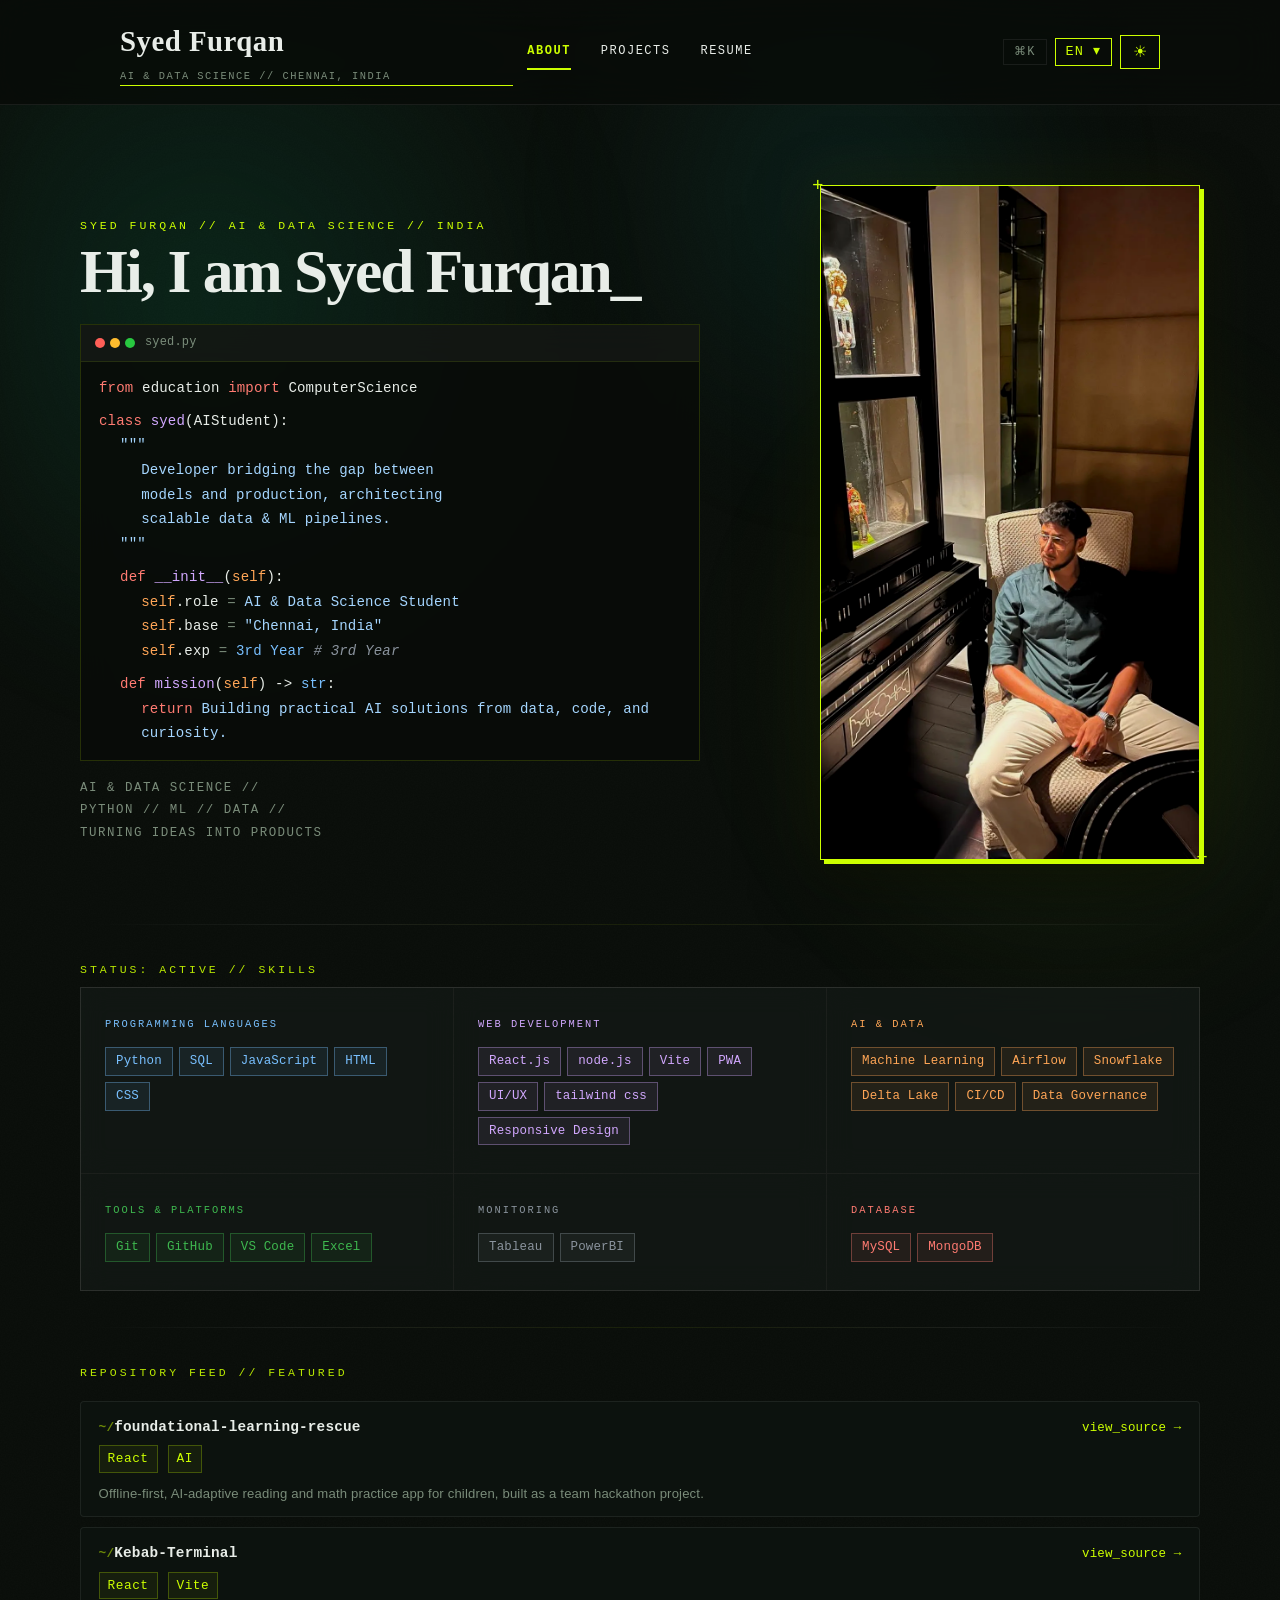
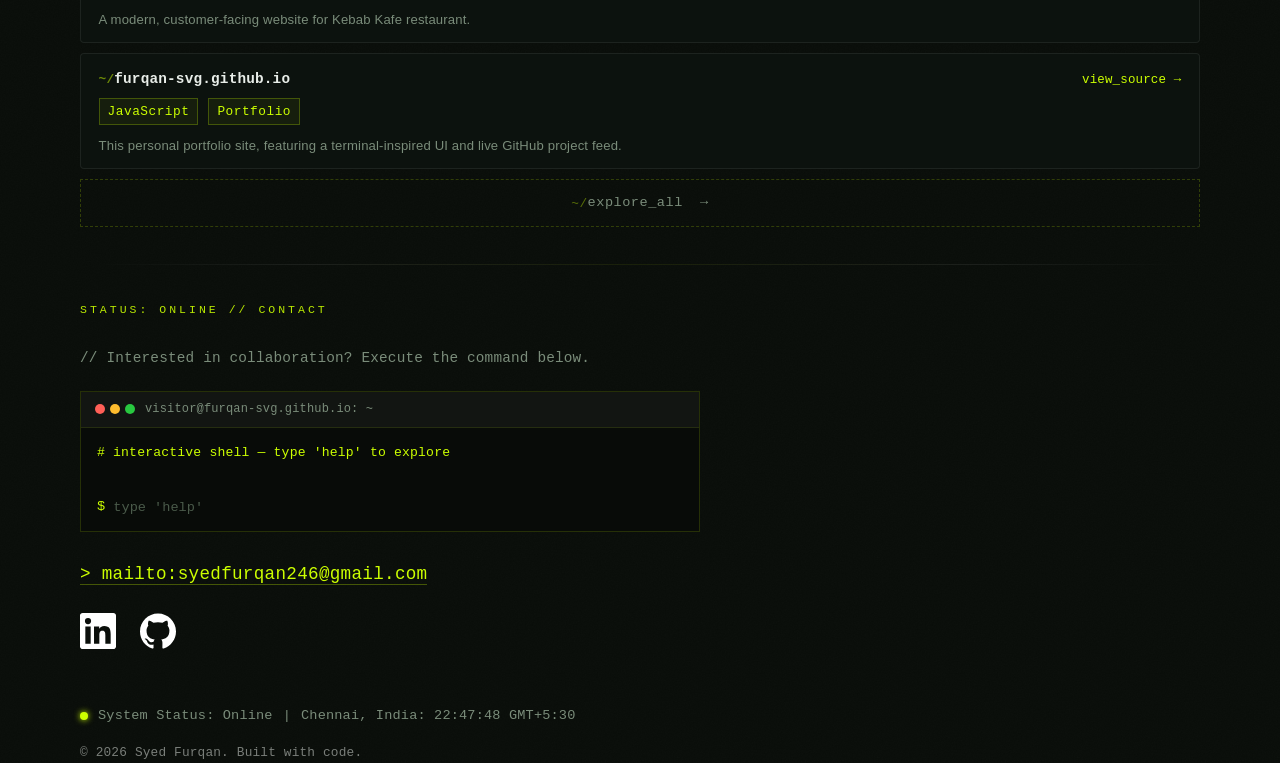
<file: index.html>
<!DOCTYPE html>
<html lang="en">

<head>
    <meta http-equiv="Content-Security-Policy"
        content="default-src 'self'; script-src 'self' 'sha256-8lDabtrDBOFiM9yP16YrT71ZVCx1R5weNiNJH4O/6AA='; connect-src 'self' https://api.github.com https://corsproxy.io https://api.allorigins.win https://api.codetabs.com; style-src 'self' 'unsafe-inline' https://fonts.googleapis.com; font-src https://fonts.gstatic.com; img-src 'self' data: https:;">
    <meta name="description"
        content="Portfolio of Syed Furqan  — Data Engineer & Python Developer in Chennai // India, specializing in scalable data and ML pipelines.">
    <meta name="keywords" content="Syed Furqan, AI, Data Science, Python, Machine Learning, Data Analytics">
    <link rel="canonical" href="https://furqan-svg.github.io/">
    <meta property="og:type" content="website">
    <meta property="og:url" content="https://furqan-svg.github.io/">
    <meta property="og:title" content="Syed Furqan | AI & Data Science">
    <meta property="og:description"
        content="AI & Data Science student building practical solutions with Python, machine learning, and data.">
    <meta property="og:image" content="https://furqan-svg.github.io/content/preview-card.png">
    <meta name="twitter:card" content="summary_large_image">
    <meta name="twitter:title" content="Syed Furqan | AI & Data Science">
    <meta name="twitter:description"
        content="AI & Data Science student building practical solutions with Python, machine learning, and data.">
    <meta name="twitter:image" content="https://furqan-svg.github.io/content/preview-card.png">
    <meta charset="UTF-8">
    <meta name="viewport" content="width=device-width, initial-scale=1.0">
    <title data-i18n="title.home">Syed Furqan | AI & Data Science</title>
    <link rel="icon" type="image/svg+xml" href="content/icon.svg">
    <script src="theme-init.js"></script>
    <link rel="preconnect" href="https://fonts.googleapis.com">
    <link rel="preconnect" href="https://fonts.gstatic.com" crossorigin>
    <link
        href="https://fonts.googleapis.com/css2?family=DM+Sans:ital,opsz,wght@0,9..40,400;0,9..40,500;0,9..40,600;1,9..40,400&family=Fira+Code:wght@300;400;600&family=Playfair+Display:ital,wght@0,700;1,400&display=swap"
        rel="stylesheet">
    <link rel="stylesheet" href="style.css">
    <link rel="stylesheet" href="css/index.css">
    <link rel="preload" as="image" href="content/img/scandinavia/syed01.webp" fetchpriority="high">
    <script type="application/ld+json">{"@context":"https://schema.org","@type":"Person","name":"Syed Furqan","url":"https://furqan-svg.github.io/","jobTitle":"AI & Data Science Student","address":{"@type":"PostalAddress","addressLocality":"Chennai // India","addressCountry":"IN"},"email":"mailto:syedfurqan246@gmail.com","sameAs":["https://github.com/furqan-svg","https://www.linkedin.com/in/syed-furqan-231631349/"]}</script>
</head>

<body>

    <div class="container">
        <nav>
            <a href="index.html" class="nav-brand">
                <span class="nav-brand-name">Syed Furqan</span>
                <span class="nav-brand-tagline" data-i18n="nav.tagline">AI & Data Science // Chennai, India</span> </a>
            <div class="nav-links">
                <a href="index.html" data-i18n="nav.about">About</a>
                <a href="projects.html" data-i18n="nav.projects">Projects</a>
                <!-- <a href="blog.html" data-i18n="nav.blog">Blog</a> -->
                <a href="cv.html" data-i18n="nav.resume">Resume</a>
            </div>
            <div class="nav-controls">
                <button id="menu-toggle" class="menu-toggle" data-i18n-attr="aria-label:nav.menu_aria"
                    aria-label="Toggle navigation">☰</button>
                <button id="theme-toggle" data-i18n-attr="title:nav.theme_title" title="Switch Theme">☀</button>
            </div>
        </nav>

        <section id="hero">
            <div class="hero-layout">

                <div class="hero-panel-left">
                    <p class="section-label" data-i18n="hero.label">Syed Furqan // AI & Data Science student // Chennai
                    </p>
                    <h1 class="hero-display-name"><span id="typewriter"></span><span class="cursor">_</span></h1>

                    <!-- Unified Python code box -->
                    <div class="code-box">
                        <div class="code-box-tab">
                            <span class="code-box-dots"><span></span><span></span><span></span></span>
                            syed.py
                        </div>
                        <div class="code-box-body">
                            <p><span class="py-kw">from</span> education <span class="py-kw">import</span>
                                ComputerScience</p>
                            <p class="py-blank"></p>
                            <p><span class="py-kw">class</span> <span class="py-fn">syed</span>(AIStudent):</p>
                            <p class="py-l1"><span class="py-str">"""</span></p>
                            <p class="py-l2"><span class="py-str" data-i18n="code.doc_line1">AI & Data Science student
                                    exploring</span></p>
                            <p class="py-l2"><span class="py-str" data-i18n="code.doc_line2">data, machine learning, and
                                    building</span></p>
                            <p class="py-l2"><span class="py-str" data-i18n="code.doc_line3">scalable data &amp;
                                    real-world AI projects..</span></p>
                            <p class="py-l1"><span class="py-str">"""</span></p>
                            <p class="py-blank"></p>
                            <p class="py-l1"><span class="py-kw">def</span> <span class="py-fn">__init__</span>(<span
                                    class="py-self">self</span>):</p>
                            <p class="py-l2"><span class="py-self">self</span>.role<span class="py-op"> = </span><span
                                    class="py-str" data-i18n="code.role">"AI & Data Science Student"</span></p>
                            <p class="py-l2"><span class="py-self">self</span>.base<span class="py-op"> = </span><span
                                    class="py-str" data-i18n="code.base">"Chennai, India"</span></p>
                            <p class="py-l2"><span class="py-self">self</span>.exp<span class="py-op"> = </span><span
                                    class="py-num">3rd Year</span> <span class="py-comment" data-i18n="code.comment">#
                                    AI & Data Science</span></p>
                            <p class="py-blank"></p>
                            <p class="py-l1"><span class="py-kw">def</span> <span class="py-fn">mission</span>(<span
                                    class="py-self">self</span>) -&gt; <span class="py-type">str</span>:</p>
                            <p class="py-l2"><span class="py-kw">return</span> <span class="py-str"
                                    data-i18n="code.mission">"From messy data to reliable predictions, at scale."</span>
                            </p>
                        </div>
                    </div>

                    <h2 class="hero-subtitle"><span data-i18n="hero.subtitle_line1">AI & DATA SCIENCE STUDENT
                            //</span><br><span data-i18n="hero.subtitle_line2">PYTHON // MACHINE LEARNING //
                        </span><br><span data-i18n="hero.subtitle_line3">BUILDING PRACTICAL AI SOLUTIONS</span></h2>
                </div>

                <!-- Hero Visual: profile photo -->
                <div class="hero-panel-right">
                    <div class="video-frame-wrapper">
                        <a href="cv.html" class="profile-link">
                            <div class="video-frame" id="hero-frame">
                                <img src="content/img/scandinavia/syed01.webp" alt="Syed Furqan"
                                    class="profile-img active" width="760" height="1351" fetchpriority="high"
                                    decoding="async">
                                <img src="content/img/scandinavia/syed02.webp" alt="Syed Furqan" class="profile-img"
                                    width="760" height="1351" loading="lazy" decoding="async">
                                <img src="content/img/scandinavia/syed03.webp" alt="Syed Furqan" class="profile-img"
                                    width="760" height="1351" loading="lazy" decoding="async">
                                <div class="profile-hover-overlay"><span>View_Profile()</span></div>
                            </div>
                        </a>
                    </div>
                </div>
        </section>

        <section class="section" id="skills">
            <span class="section-label" data-i18n="skills.label">Status: Active // Skills</span>

            <!-- PROGRAMMING LANGUAGES -->
            <div class="skills-va">
                <div class="skills-va-cell">
                    <span class="skills-va-label chip-lang" data-i18n="skills.langs">PROGRAMMING LANGUAGES
                    </span>
                    <div class="skills-va-chips">
                        <span class="skill-chip chip-lang">Python</span>
                        <span class="skill-chip chip-lang">SQL</span>
                        <span class="skill-chip chip-lang">JavaScript</span>
                        <span class="skill-chip chip-lang">HTML</span>
                        <span class="skill-chip chip-lang">CSS</span>
                    </div>
                </div>
                <!-- WEB DEVELOPMENT -->
                <div class="skills-va-cell">
                    <span class="skills-va-label chip-web" data-i18n="skills.web"> WEB DEVELOPMENT
                    </span>
                    <div class="skills-va-chips">
                        <span class="skill-chip chip-web">React.js</span>
                        <span class="skill-chip chip-web">node.js</span>
                        <span class="skill-chip chip-web">Vite</span>
                        <span class="skill-chip chip-web">PWA</span>
                        <span class="skill-chip chip-web">UI/UX</span>
                        <span class="skill-chip chip-web">tailwind css</span>
                        <span class="skill-chip chip-web">Responsive Design</span>
                    </div>
                </div>
                <!-- AI & DATA -->
                <div class="skills-va-cell">
                    <span class="skills-va-label chip-data" data-i18n="skills.data"> AI &amp; DATA</span>
                    <div class="skills-va-chips">
                        <span class="skill-chip chip-data">Machine Learning</span>
                        <span class="skill-chip chip-data">Airflow</span>
                        <span class="skill-chip chip-data">Snowflake</span>
                        <span class="skill-chip chip-data">Delta Lake</span>
                        <span class="skill-chip chip-data">CI/CD</span>
                        <span class="skill-chip chip-data">Data Governance</span>
                    </div>
                </div>
                <!-- TOOLS & PLATFORMS -->
                <div class="skills-va-cell">
                    <span class="skills-va-label chip-tools" data-i18n="skills.tools">
                        TOOLS &amp; PLATFORMS
                    </span>
                    <div class="skills-va-chips">
                        <span class="skill-chip chip-tools">Git</span>
                        <span class="skill-chip chip-tools">GitHub</span>
                        <span class="skill-chip chip-tools">VS Code</span>
                        <span class="skill-chip chip-tools">Excel</span>
                    </div>
                </div>
                <!--Monitoring-->
                <div class="skills-va-cell">
                    <span class="skills-va-label chip-mon" data-i18n="skills.mon">Monitoring</span>
                    <div class="skills-va-chips">
                        <span class="skill-chip chip-mon">Tableau</span>
                        <span class="skill-chip chip-mon">PowerBI</span>
                    </div>
                </div>
                <!-- Database -->
                <div class="skills-va-cell">
                    <span class="skills-va-label chip-db" data-i18n="skills.db">Database</span>
                    <div class="skills-va-chips">
                        <span class="skill-chip chip-db">MySQL</span>
                        <span class="skill-chip chip-db">MongoDB</span>
                    </div>
                </div>
            </div>
        </section>

        <section class="section" id="projects">
            <span class="section-label" data-i18n="home.projects.label">Repository Feed // Featured</span>
            <div class="proj-list">

                <article class="card proj-card">
                    <div class="proj-header">
                        <h3 class="card-header"><span class="proj-prompt">~/</span>foundational-learning-rescue</h3>
                        <a class="btn-link" target="_blank" rel="noopener"
                            href="https://github.com/furqan-svg/foundational-learning-rescue">view_source&nbsp;→</a>
                    </div>
                    <div class="card-tags">
                        <span class="tag">React</span>
                        <span class="tag">AI</span>
                    </div>
                    <p class="card-desc" data-i18n="home.projects.flr_desc">Offline-first, AI-adaptive reading and math
                        practice app for children, built as a team hackathon project.</p>
                </article>

                <article class="card proj-card">
                    <div class="proj-header">
                        <h3 class="card-header"><span class="proj-prompt">~/</span>Kebab-Terminal</h3>
                        <a href="https://github.com/furqan-svg/Kebab-Terminal" target="_blank" rel="noopener"
                            class="btn-link">view_source&nbsp;→</a>
                    </div>
                    <div class="card-tags">
                        <span class="tag">React</span>
                        <span class="tag">Vite</span>
                    </div>
                    <p class="card-desc" data-i18n="home.projects.kebab_desc">A modern, customer-facing website for
                        Kebab Kafe restaurant.</p>
                </article>

                <article class="card proj-card">
                    <div class="proj-header">
                        <h3 class="card-header"><span class="proj-prompt">~/</span>furqan-svg.github.io</h3>
                        <a href="https://github.com/furqan-svg/furqan-svg.github.io" target="_blank" rel="noopener"
                            class="btn-link">view_source&nbsp;→</a>
                    </div>
                    <div class="card-tags">
                        <span class="tag">JavaScript</span>
                        <span class="tag">Portfolio</span>
                    </div>
                    <p class="card-desc" data-i18n="home.projects.portfolio_desc">This personal portfolio site,
                        featuring a terminal-inspired UI and live GitHub project feed.</p>
                </article>

            </div>
            <a href="projects.html" class="proj-card-ghost">
                <span class="proj-prompt">~/</span><span
                    data-i18n="home.projects.explore">explore_all</span>&nbsp;&nbsp;→
            </a>
        </section>

        <section class="section" id="contact">
            <span class="section-label" data-i18n="contact.label">Status: Online // Contact</span>
            <div class="contact-body">
                <p class="contact-prompt" data-i18n="contact.prompt">
                    // Interested in collaboration? Execute the command below.
                </p>

                <div class="contact-terminal" id="contact-terminal" hidden>
                    <div class="code-box-tab">
                        <span class="code-box-dots"><span></span><span></span><span></span></span>
                        visitor@furqan-svg.github.io: ~
                    </div>
                    <div class="contact-terminal-body" id="terminal-output" aria-live="polite"></div>
                    <div class="contact-terminal-input-row">
                        <span class="contact-terminal-ps1">$</span>
                        <input type="text" id="terminal-input" class="contact-terminal-input" autocomplete="off"
                            autocapitalize="off" spellcheck="false" aria-label="Terminal command input"
                            placeholder="type 'help'">
                    </div>
                </div>

                <a href="mailto:syedfurqan246@gmail.com" class="contact-email">
                    > mailto:syedfurqan246@gmail.com
                </a>
                <div class="social-links">
                    <a href="https://www.linkedin.com/in/syed-furqan-231631349/" target="_blank" rel="noopener"
                        class="social-icon" aria-label="LinkedIn">
                        <svg xmlns="http://www.w3.org/2000/svg" viewBox="0 0 24 24">
                            <path
                                d="M20.447 20.452h-3.554v-5.569c0-1.328-.027-3.037-1.852-3.037-1.853 0-2.136 1.445-2.136 2.939v5.667H9.351V9h3.414v1.561h.046c.477-.9 1.637-1.85 3.37-1.85 3.601 0 4.267 2.37 4.267 5.455v6.286zM5.337 7.433a2.062 2.062 0 01-2.063-2.065 2.064 2.064 0 112.063 2.065zm1.782 13.019H3.555V9h3.564v11.452zM22.225 0H1.771C.792 0 0 .774 0 1.729v20.542C0 23.227.792 24 1.771 24h20.451C23.2 24 24 23.227 24 22.271V1.729C24 .774 23.2 0 22.222 0h.003z" />
                        </svg>
                    </a>
                    <a href="https://github.com/furqan-svg" target="_blank" rel="noopener" class="social-icon"
                        aria-label="GitHub">
                        <svg xmlns="http://www.w3.org/2000/svg" viewBox="0 0 24 24">
                            <path
                                d="M12 .297c-6.63 0-12 5.373-12 12 0 5.303 3.438 9.8 8.205 11.385.6.113.82-.258.82-.577 0-.285-.01-1.04-.015-2.04-3.338.724-4.042-1.61-4.042-1.61C4.422 18.07 3.633 17.7 3.633 17.7c-1.087-.744.084-.729.084-.729 1.205.084 1.838 1.236 1.838 1.236 1.07 1.835 2.809 1.305 3.495.998.108-.776.417-1.305.76-1.605-2.665-.3-5.466-1.332-5.466-5.93 0-1.31.465-2.38 1.235-3.22-.135-.303-.54-1.523.105-3.176 0 0 1.005-.322 3.3 1.23.96-.267 1.98-.399 3-.405 1.02.006 2.04.138 3 .405 2.28-1.552 3.285-1.23 3.285-1.23.645 1.653.24 2.873.12 3.176.765.84 1.23 1.91 1.23 3.22 0 4.61-2.805 5.625-5.475 5.92.42.36.81 1.096.81 2.22 0 1.606-.015 2.896-.015 3.286 0 .315.21.69.825.57C20.565 22.092 24 17.592 24 12.297c0-6.627-5.373-12-12-12" />
                        </svg>
                    </a>

                </div>
            </div>
        </section>

        <footer>
            <div class="status-bar">
                <span class="status-indicator"></span>
                <span data-i18n="status.online">System Status: Online</span>
                <span>|</span>
                <span id="cph-time">Chennai: Loading...</span>
            </div>
            <div class="footer-copy" data-i18n="footer.copy">
                &copy; 2026 Syed Furqan. Built with code.
            </div>
        </footer>
    </div>

    <div class="scroll-progress" aria-hidden="true"></div>

    <script src="js/i18n.js"></script>
    <script src="loader.js"></script>
    <script src="js/palette.js"></script>
    <script src="js/terminal.js"></script>
    <script src="js/index.js"></script>

</body>

</html>
</file>
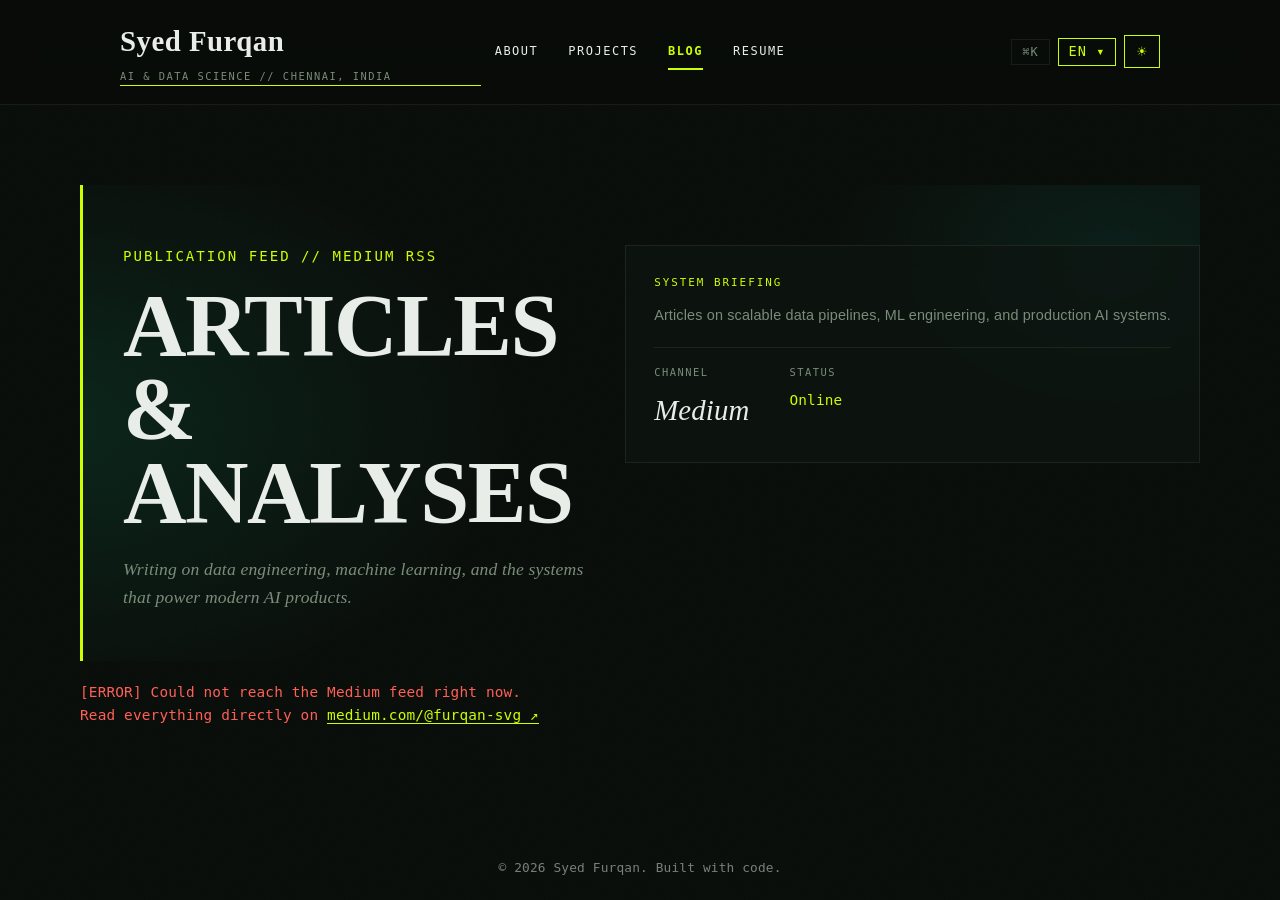
<file: blog.html>
<!DOCTYPE html>
<html lang="en">

<head>
    <meta charset="UTF-8">
    <meta http-equiv="Content-Security-Policy"
        content="default-src 'self'; script-src 'self'; connect-src 'self' https://api.github.com https://corsproxy.io https://api.allorigins.win https://api.codetabs.com; style-src 'self' 'unsafe-inline' https://fonts.googleapis.com; font-src https://fonts.gstatic.com; img-src 'self' data: https:;">
    <meta name="viewport" content="width=device-width, initial-scale=1.0">
    <meta name="description"
        content="Writing on data engineering, machine learning, and the systems that power modern AI products.">
    <link rel="canonical" href="https://furqan-svg.github.io/blog.html">
    <meta property="og:type" content="website">
    <meta property="og:url" content="https://furqan-svg.github.io/blog.html">
    <meta property="og:title" content="Syed Furqan | Blog">
    <meta property="og:description"
        content="Writing on data engineering, machine learning, and the systems that power modern AI products.">
    <meta property="og:image" content="https://furqan-svg.github.io/content/preview-card.png">
    <meta name="twitter:card" content="summary_large_image">
    <meta name="twitter:image" content="https://furqan-svg.github.io/content/preview-card.png">
    <title data-i18n="title.blog">Syed Furqan | Blog</title>
    <link rel="icon" type="image/svg+xml" href="content/icon.svg">
    <script src="theme-init.js"></script>
    <link rel="preconnect" href="https://fonts.googleapis.com">
    <link rel="preconnect" href="https://fonts.gstatic.com" crossorigin>
    <link
        href="https://fonts.googleapis.com/css2?family=DM+Sans:ital,opsz,wght@0,9..40,400;0,9..40,500;0,9..40,600;1,9..40,400&family=Fira+Code:wght@300;400;600&family=Playfair+Display:ital,wght@0,700;1,400&display=swap"
        rel="stylesheet">
    <link rel="stylesheet" href="style.css">
</head>

<body>
    <div class="container">
        <nav>
            <a href="index.html" class="nav-brand">
                <span class="nav-brand-name">Syed Furqan</span>
                <span class="nav-brand-tagline" data-i18n="nav.tagline">AI & Data Science // Chennai, India</span></a>
            <div class="nav-links">
                <a href="index.html" data-i18n="nav.about">About</a>
                <a href="projects.html" data-i18n="nav.projects">Projects</a>
                <a href="blog.html" data-i18n="nav.blog">Blog</a>
                <a href="cv.html" data-i18n="nav.resume">Resume</a>
            </div>
            <div class="nav-controls">
                <button id="menu-toggle" class="menu-toggle" data-i18n-attr="aria-label:nav.menu_aria"
                    aria-label="Toggle navigation">☰</button>
                <button id="theme-toggle" data-i18n-attr="title:nav.theme_title" title="Switch Theme">☀</button>
            </div>
        </nav>

        <section class="section">
            <div class="page-hero">
                <div class="page-hero-left">
                    <span class="page-hero-label" data-i18n="blog.label">Publication Feed // Medium RSS</span>
                    <h1 class="page-hero-title"><span data-i18n="blog.title_line1">ARTICLES</span><br><span
                            data-i18n="blog.title_line2">& ANALYSES</span></h1>
                    <p class="page-hero-subtitle" data-i18n="blog.subtitle">Writing on data engineering, machine
                        learning, and the systems that power modern AI products.</p>
                </div>
                <div class="page-hero-meta">
                    <span class="page-hero-meta-label" data-i18n="blog.briefing_label">System Briefing</span>
                    <p class="page-hero-meta-text" data-i18n="blog.briefing_text">Articles on scalable data pipelines,
                        ML engineering, and production AI systems.</p>
                    <div class="page-hero-stats">
                        <div>
                            <span class="page-hero-stat-label" data-i18n="blog.channel">Channel</span>
                            <span class="page-hero-stat-value">Medium</span>
                        </div>
                        <div>
                            <span class="page-hero-stat-label" data-i18n="blog.status">Status</span>
                            <span class="page-hero-stat-value page-hero-stat-value--code"
                                data-i18n="blog.status_online">Online</span>
                        </div>
                    </div>
                </div>
            </div>

            <div id="blog-list" class="blog-grid">
                <p class="loading-msg" data-i18n="blog.loading">_establishing_connection_to_rss_feed...</p>
            </div>
        </section>

        <footer>
            <div class="footer-copy footer-copy--center" data-i18n="footer.copy">
                &copy; 2026 Syed Furqan. Built with code.
            </div>
        </footer>
    </div>

    <div class="scroll-progress" aria-hidden="true"></div>

    <script src="js/i18n.js"></script>
    <script src="loader.js"></script>
    <script src="js/palette.js"></script>
</body>

</html>
</file>
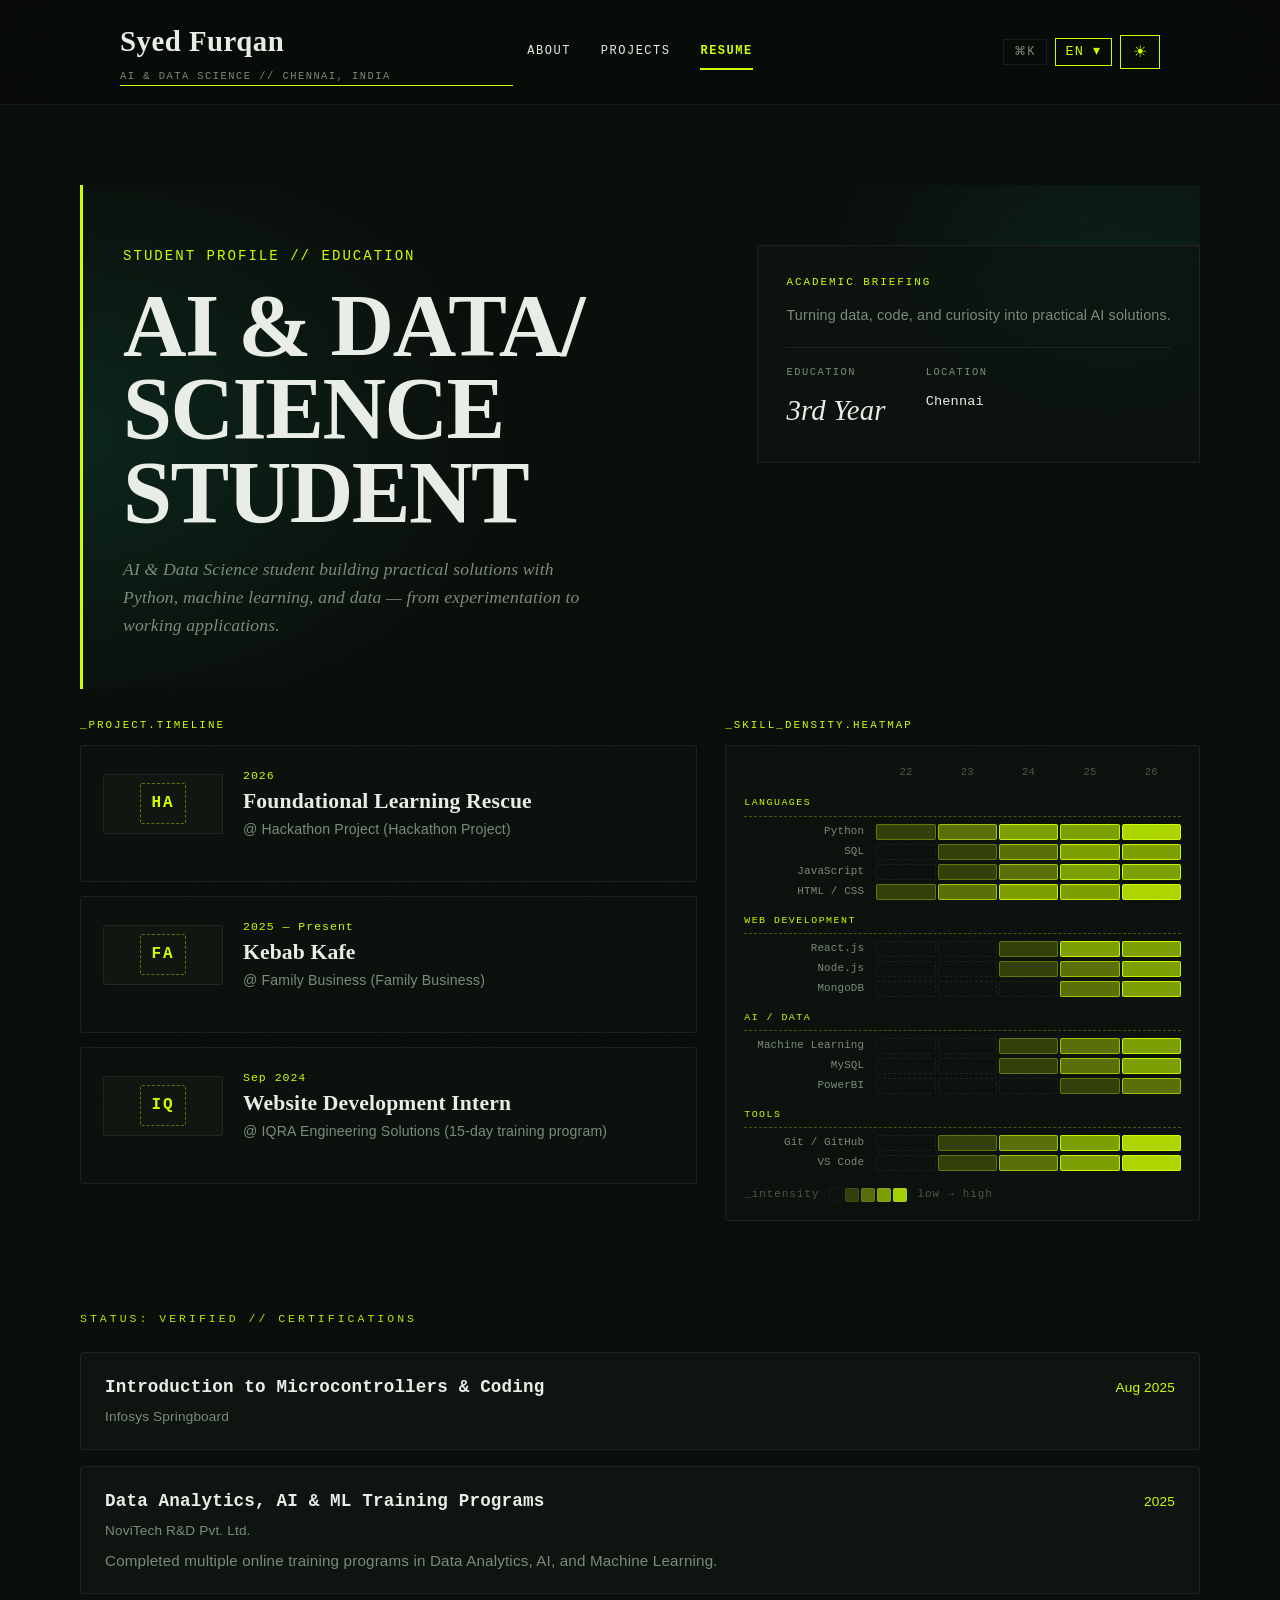
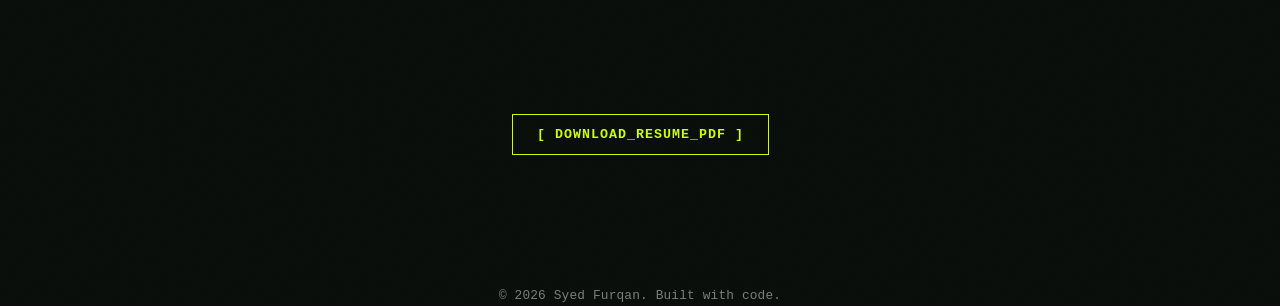
<file: cv.html>
<!DOCTYPE html>
<html lang="en">

<head>
    <meta charset="UTF-8">
    <meta http-equiv="Content-Security-Policy"
        content="default-src 'self'; script-src 'self'; connect-src 'self' https://api.github.com https://corsproxy.io https://api.allorigins.win https://api.codetabs.com; style-src 'self' 'unsafe-inline' https://fonts.googleapis.com; font-src https://fonts.gstatic.com; img-src 'self' data: https:;">
    <meta name="viewport" content="width=device-width, initial-scale=1.0">
    <meta name="description"
        content="AI and Data Science student focused on Python, machine learning, data analysis, and building practical AI-driven applications.">
    <link rel="canonical" href="https://furqan-svg.github.io/cv.html">
    <meta property="og:type" content="website">
    <meta property="og:url" content="https://furqan-svg.github.io/cv.html">
    <meta property="og:title" content="Syed Furqan | Resume">
    <meta property="og:description"
        content="AI and Data Science student focused on Python, machine learning, data analysis, and building practical AI-driven applications.">
    <meta property="og:image" content="https://furqan-svg.github.io/content/preview-card.png">
    <meta name="twitter:card" content="summary_large_image">
    <meta name="twitter:image" content="https://furqan-svg.github.io/content/preview-card.png">
    <title data-i18n="title.resume">Syed Furqan | Resume</title>
    <link rel="icon" type="image/svg+xml" href="content/icon.svg">
    <script src="theme-init.js"></script>
    <link rel="preconnect" href="https://fonts.googleapis.com">
    <link rel="preconnect" href="https://fonts.gstatic.com" crossorigin>
    <link
        href="https://fonts.googleapis.com/css2?family=DM+Sans:ital,opsz,wght@0,9..40,400;0,9..40,500;0,9..40,600;1,9..40,400&family=Fira+Code:wght@300;400;600&family=Playfair+Display:ital,wght@0,700;1,400&display=swap"
        rel="stylesheet">
    <link rel="stylesheet" href="style.css">
    <link rel="stylesheet" href="cv-section/cv-section.css">
    <script src="cv-section/data.js"></script>
</head>

<body>
    <div class="container">
        <nav>
            <a href="index.html" class="nav-brand">
                <span class="nav-brand-name">Syed Furqan</span>
                <span class="nav-brand-tagline" data-i18n="nav.tagline">AI & Data Science // Chennai, India</span>
            </a>
            <div class="nav-links">
                <a href="index.html" data-i18n="nav.about">About</a>
                <a href="projects.html" data-i18n="nav.projects">Projects</a>
                <!--  <a href="blog.html" data-i18n="nav.blog">Blog</a> -->
                <a href="cv.html" data-i18n="nav.resume">Resume</a>
            </div>
            <div class="nav-controls">
                <button id="menu-toggle" class="menu-toggle" data-i18n-attr="aria-label:nav.menu_aria"
                    aria-label="Toggle navigation">☰</button>
                <button id="theme-toggle" data-i18n-attr="title:nav.theme_title" title="Switch Theme">☀</button>
            </div>
        </nav>

        <section class="section">
            <div class="page-hero">
                <div class="page-hero-left">
                    <span class="page-hero-label" data-i18n="cv.label">Student Profile // Education</span>
                    <h1 class="page-hero-title"><span data-i18n="cv.title_line1">AI & DATA/</span><br><span
                            data-i18n="cv.title_line2">SCIENCE STUDENT</span></h1>
                    <p class="page-hero-subtitle" data-i18n="cv.subtitle">AI & Data Science student building practical
                        solutions with Python, machine learning, and data — from experimentation to working
                        applications.</p>
                </div>
                <div class="page-hero-meta">
                    <span class="page-hero-meta-label" data-i18n="cv.briefing_label">Academic Briefing</span>
                    <p class="page-hero-meta-text" data-i18n="cv.briefing_text">Turning data, code, and curiosity into
                        practical AI solutions..</p>
                    <div class="page-hero-stats">
                        <div>
                            <span class="page-hero-stat-label" data-i18n="cv.experience">Education</span>
                            <span class="page-hero-stat-value" data-i18n="cv.years">3rd Year</span>
                        </div>
                        <div>
                            <span class="page-hero-stat-label" data-i18n="cv.base">Location</span>
                            <span
                                class="page-hero-stat-value page-hero-stat-value--code page-hero-stat-value--plain">Chennai</span>
                        </div>
                    </div>
                </div>
            </div>

            <div class="timeline" id="cv-timeline">
                <p class="loading-msg" data-i18n="cv.loading">_fetching_experience_data...</p>
            </div>

            <section class="section" id="certifications">
                <span class="section-label" data-i18n="cert.label">Status: Verified // Certifications</span>
                <div class="cert-list">
                    <article class="cert-item">
                        <div class="cert-item-header">
                            <h3 class="cert-title" data-i18n="cert.infosys.title">Introduction to Microcontrollers &amp;
                                Coding</h3>
                            <span class="cert-date">Aug 2025</span>
                        </div>
                        <p class="cert-issuer" data-i18n="cert.infosys.issuer">Infosys Springboard</p>
                    </article>
                    <article class="cert-item">
                        <div class="cert-item-header">
                            <h3 class="cert-title" data-i18n="cert.novitech.title">Data Analytics, AI &amp; ML Training
                                Programs</h3>
                            <span class="cert-date">2025</span>
                        </div>
                        <p class="cert-issuer" data-i18n="cert.novitech.issuer">NoviTech R&amp;D Pvt. Ltd.</p>
                        <p class="cert-desc" data-i18n="cert.novitech.desc">Completed multiple online training programs
                            in Data Analytics, AI, and Machine Learning.</p>
                    </article>
                </div>
            </section>

            <div class="cv-download-row">
                <button id="print-btn" class="btn" data-resume-pdf="content/resume_2026.pdf" data-i18n="cv.download">
                    [ DOWNLOAD_RESUME_PDF ]
                </button>
            </div>

        </section>

        <footer>
            <div class="footer-copy footer-copy--center" data-i18n="footer.copy">
                &copy; 2026 Syed Furqan. Built with code.
            </div>
        </footer>
    </div>

    <div class="scroll-progress" aria-hidden="true"></div>

    <script src="js/i18n.js"></script>
    <script src="loader.js"></script>
    <script src="js/palette.js"></script>
    <script src="cv-section/cv-section.js"></script>
</body>

</html>
</file>
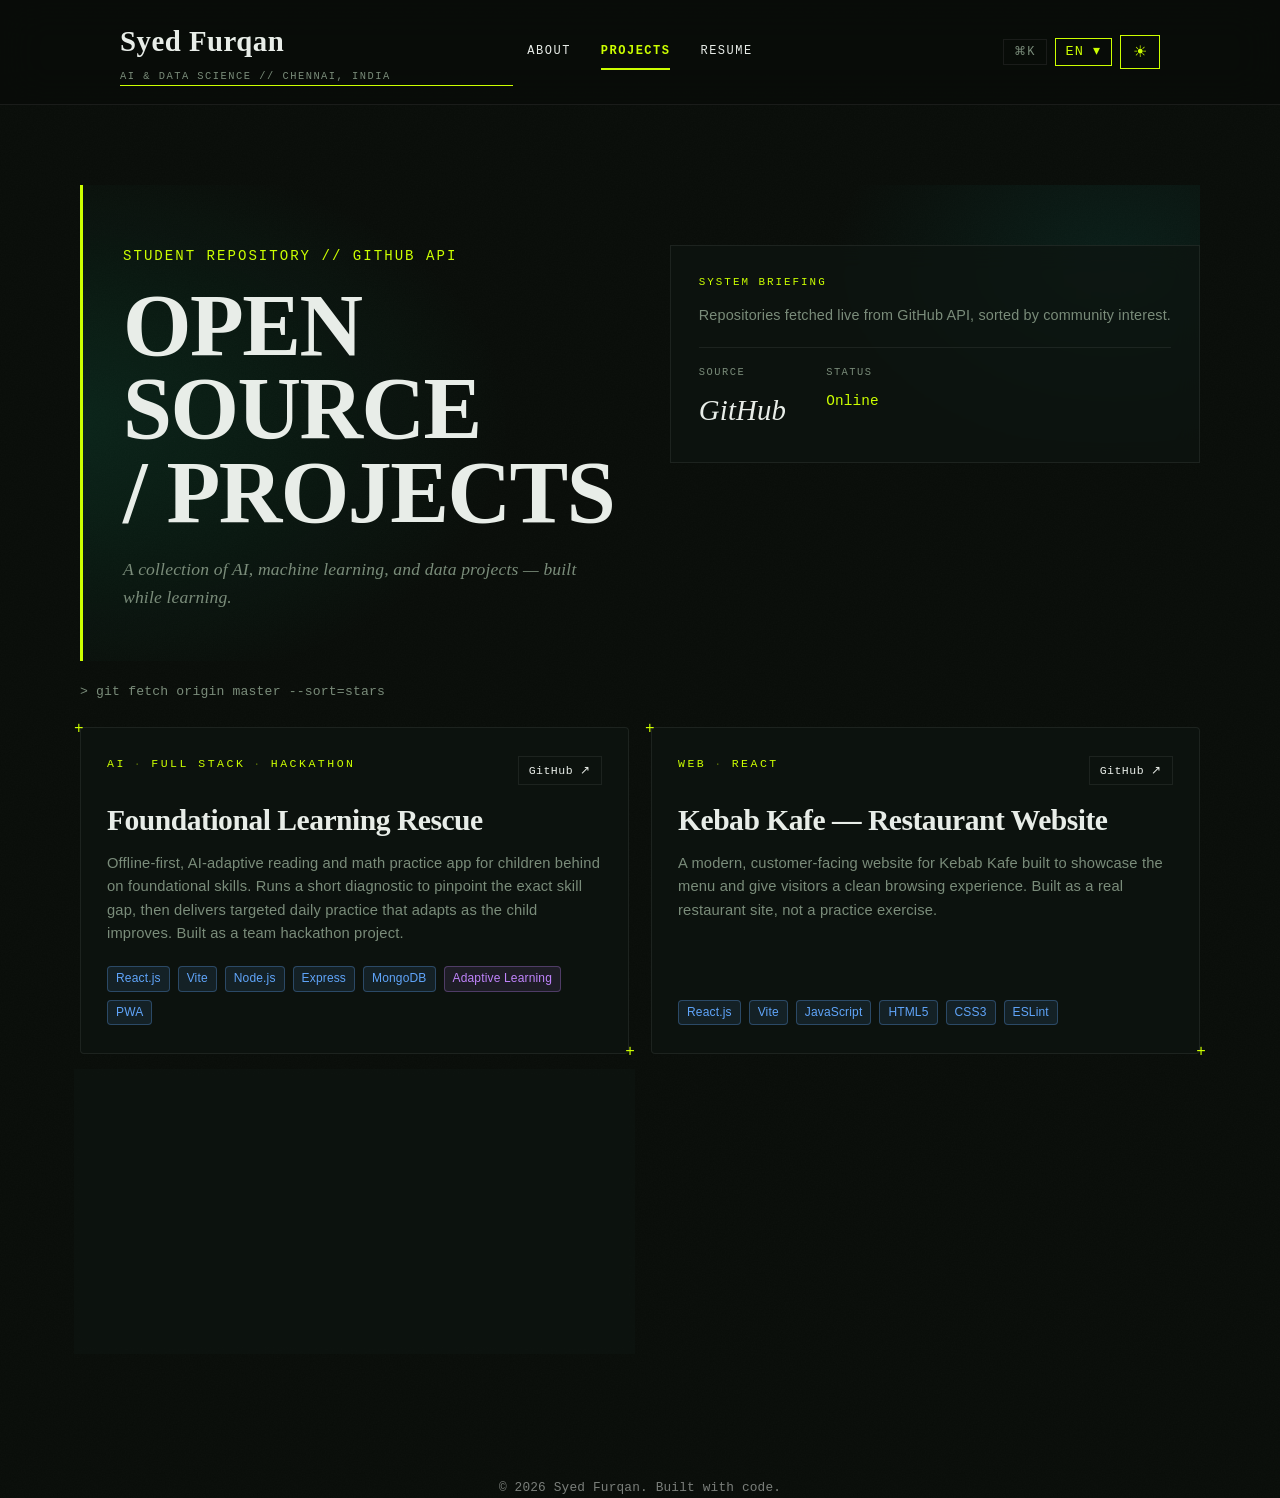
<file: projects.html>
<!DOCTYPE html>
<html lang="en">

<head>
    <meta charset="UTF-8">
    <meta http-equiv="Content-Security-Policy"
        content="default-src 'self'; script-src 'self'; connect-src 'self' https://api.github.com https://corsproxy.io https://api.allorigins.win https://api.codetabs.com; style-src 'self' 'unsafe-inline' https://fonts.googleapis.com; font-src https://fonts.gstatic.com; img-src 'self' data: https:;">
    <meta name="viewport" content="width=device-width, initial-scale=1.0">
    <meta name="description"
        content="Open-source data engineering, ML and analytics projects by Syed Furqan — fetched live from GitHub.">
    <link rel="canonical" href="https://furqan-svg.github.io/projects.html">
    <meta property="og:type" content="website">
    <meta property="og:url" content="https://furqan-svg.github.io/projects.html">
    <meta property="og:title" content="Syed Furqan | Projects">
    <meta property="og:description"
        content="Open-source data engineering, ML and analytics projects by Syed Furqan — fetched live from GitHub.">
    <meta property="og:image" content="https://furqan-svg.github.io/content/preview-card.png">
    <meta name="twitter:card" content="summary_large_image">
    <meta name="twitter:image" content="https://furqan-svg.github.io/content/preview-card.png">
    <title data-i18n="title.projects">Syed Furqan | Projects</title>
    <link rel="icon" type="image/svg+xml" href="content/icon.svg">
    <script src="theme-init.js"></script>
    <link rel="preconnect" href="https://fonts.googleapis.com">
    <link rel="preconnect" href="https://fonts.gstatic.com" crossorigin>
    <link
        href="https://fonts.googleapis.com/css2?family=DM+Sans:ital,opsz,wght@0,9..40,400;0,9..40,500;0,9..40,600;1,9..40,400&family=Fira+Code:wght@300;400;600&family=Playfair+Display:ital,wght@0,700;1,400&display=swap"
        rel="stylesheet">
    <link rel="stylesheet" href="style.css">
</head>

<body>
    <div class="container">
        <nav>
            <a href="index.html" class="nav-brand">
                <span class="nav-brand-name">Syed Furqan</span>
                <span class="nav-brand-tagline" data-i18n="nav.tagline">AI & Data Science // Chennai, India</span> </a>
            <div class="nav-links">
                <a href="index.html" data-i18n="nav.about">About</a>
                <a href="projects.html" data-i18n="nav.projects">Projects</a>
                <!-- <a href="blog.html" data-i18n="nav.blog">Blog</a> -->
                <a href="cv.html" data-i18n="nav.resume">Resume</a>
            </div>
            <div class="nav-controls">
                <button id="menu-toggle" class="menu-toggle" data-i18n-attr="aria-label:nav.menu_aria"
                    aria-label="Toggle navigation">☰</button>
                <button id="theme-toggle" data-i18n-attr="title:nav.theme_title" title="Switch Theme">☀</button>
            </div>
        </nav>

        <section class="section">
            <div class="page-hero">
                <div class="page-hero-left">
                    <span class="page-hero-label" data-i18n="projects.label">Student Repository // GitHub API</span>
                    <h1 class="page-hero-title"><span data-i18n="projects.title_line1">OPEN SOURCE</span><br><span
                            data-i18n="projects.title_line2">/ PROJECTS</span></h1>
                    <p class="page-hero-subtitle" data-i18n="projects.subtitle">A collection of AI, machine learning,
                        and data projects — built while learning.</p>
                </div>
                <div class="page-hero-meta">
                    <span class="page-hero-meta-label" data-i18n="projects.briefing_label">System Briefing</span>
                    <p class="page-hero-meta-text" data-i18n="projects.briefing_text">Repositories fetched live from
                        GitHub API, sorted by community interest.</p>
                    <div class="page-hero-stats">
                        <div>
                            <span class="page-hero-stat-label" data-i18n="projects.source">Source</span>
                            <span class="page-hero-stat-value">GitHub</span>
                        </div>
                        <div>
                            <span class="page-hero-stat-label" data-i18n="projects.status">Status</span>
                            <span class="page-hero-stat-value page-hero-stat-value--code"
                                data-i18n="projects.status_online">Online</span>
                        </div>
                    </div>
                </div>
            </div>

            <p class="terminal-cmd-line" data-i18n="projects.git_cmd">
                > git fetch origin master --sort=stars
            </p>

            <div class="proj-list" id="repo-grid">
                <p class="loading-msg" data-i18n="projects.loading">_fetching_data_from_github...</p>
            </div>
        </section>

        <footer>
            <div class="footer-copy footer-copy--center" data-i18n="footer.copy">
                &copy; 2026 Syed Furqan. Built with code.
            </div>
        </footer>
    </div>

    <div class="scroll-progress" aria-hidden="true"></div>

    <script src="js/i18n.js"></script>
    <script src="loader.js"></script>
    <script src="js/palette.js"></script>
</body>

</html>
</file>
<file: style.css>
/* --- VARIABLES: Design system --- */
:root {
    color-scheme: dark;
    /* ── Base palette ─────────────────────────────────── */
    --bg-color: #080c08;
    --surface-color: #0e1410;
    --surface-2: #131a14;
    --glass: rgba(14, 20, 16, 0.75);
    --glass-hover: rgba(19, 26, 20, 0.82);

    /* ── Typography ───────────────────────────────────── */
    --text-primary: #e8ede8;
    --text-secondary: #7a8c7a;
    --text-muted: #4a5a4a;

    /* ── Accent (neon lime, used precisely) ───────────── */
    --accent-color: #ccff00;
    --accent-dim: rgba(204, 255, 0, 0.6);
    --accent-glow: rgba(204, 255, 0, 0.18);
    --accent-subtle: rgba(204, 255, 0, 0.06);

    /* ── Atmospheric gradient blob colors ─────────────── */
    --atm-emerald: rgba(16, 185, 129, 0.14);
    --atm-teal: rgba(20, 184, 166, 0.10);
    --atm-lime: rgba(132, 204, 22, 0.12);

    /* ── Navigation ───────────────────────────────────── */
    --nav-bg: rgba(8, 12, 8, 0.88);
    --nav-border: rgba(255, 255, 255, 0.07);
    --nav-text: #e8ede8;

    /* ── Fonts ────────────────────────────────────────── */
    --font-code: 'Fira Code', monospace;
    --font-body: 'DM Sans', sans-serif;
    --font-display: 'Playfair Display', serif;

    /* ── Easing & Duration ────────────────────────────── */
    --ease-out-expo: cubic-bezier(0.16, 1, 0.3, 1);
    --ease-cinematic: cubic-bezier(0.25, 0.46, 0.45, 0.94);
    --dur-fast: 0.18s;
    --dur-mid: 0.35s;
    --dur-slow: 0.65s;
}

/* --- LIGHT THEME (Warm Editorial) --- */
[data-theme="light"] {
    --bg-color: #f5f2eb;
    --surface-color: #eae6dc;
    --surface-2: #dedad0;
    /* Darker text for high contrast on warm ivory — WCAG AAA on bg */
    --text-primary: #0c0f0a;
    --text-secondary: #353d30;
    --text-muted: #5c6458;

    --accent-color: #1a5c00;
    --accent-dim: rgba(26, 92, 0, 0.65);
    --accent-glow: rgba(26, 92, 0, 0.14);
    --accent-subtle: rgba(26, 92, 0, 0.06);

    --atm-emerald: rgba(16, 140, 80, 0.07);
    --atm-teal: rgba(20, 130, 120, 0.05);
    --atm-lime: rgba(80, 140, 10, 0.06);

    --nav-bg: rgba(245, 242, 235, 0.94);
    --nav-border: rgba(12, 15, 10, 0.12);
    --nav-text: #0c0f0a;

    --glass: rgba(239, 236, 228, 0.70);
    --glass-hover: rgba(230, 226, 216, 0.78);
    color-scheme: light;
}

/* --- GLOBAL RESET & BASE --- */
* {
    box-sizing: border-box;
    margin: 0;
    padding: 0;
}

body {
    background-color: var(--bg-color);
    color: var(--text-primary);
    font-family: var(--font-body);
    font-optical-sizing: auto;
    line-height: 1.65;
    letter-spacing: 0.01em;
    overflow-x: hidden;
    transition: background-color 0.3s, color 0.3s;
    background-image: url("data:image/svg+xml,%3Csvg xmlns='http://www.w3.org/2000/svg' width='200' height='200'%3E%3Cfilter id='n'%3E%3CfeTurbulence type='fractalNoise' baseFrequency='0.75' numOctaves='4' stitchTiles='stitch'/%3E%3CfeColorMatrix type='saturate' values='0'/%3E%3C%2Ffilter%3E%3Crect width='200' height='200' filter='url(%23n)' opacity='0.025'/%3E%3C%2Fsvg%3E");
    background-repeat: repeat;
    background-size: 200px 200px;
}

/* --- TYPOGRAPHY --- */
h1,
h2,
h3,
h4 {
    font-family: var(--font-code);
    color: var(--text-primary);
    margin-bottom: 1rem;
}

h1 {
    font-size: 3rem;
}

/* Global 'a' tags */
a {
    color: var(--text-primary);
    text-decoration: none;
    border-bottom: 1px solid var(--accent-color);
    transition: all 0.3s ease;
}

a:hover {
    background-color: var(--accent-color);
    color: var(--bg-color);
    box-shadow: 0 0 15px var(--accent-color);
}

/* --- LAYOUT UTILITIES --- */
.container {
    max-width: 1200px;
    margin: 0 auto;
    padding: 0 40px;
    position: relative;
    z-index: 1;
}

section {
    padding: 80px 0;
}

/* --- COMPONENTS: The "Card" Look --- */
.card,
.project-item,
.skill-box {
    background: var(--glass);
    backdrop-filter: blur(12px);
    -webkit-backdrop-filter: blur(12px);
    border: 1px solid var(--nav-border);
    padding: 2rem;
    border-radius: 4px;
    transition:
        transform var(--dur-mid) var(--ease-out-expo),
        box-shadow var(--dur-mid) ease,
        background var(--dur-mid) ease,
        border-color var(--dur-mid) ease;
    position: relative;
    overflow: hidden;
}

.card:hover,
.project-item:hover {
    transform: translateY(-6px);
    background: var(--glass-hover);
    border-color: rgba(204, 255, 0, 0.2);
    box-shadow:
        0 0 0 1px rgba(204, 255, 0, 0.18),
        0 12px 40px -8px rgba(0, 0, 0, 0.7),
        0 0 30px -10px rgba(204, 255, 0, 0.10);
}

.card::before,
.project-item::before {
    content: '';
    display: block;
    width: 100%;
    height: 1px;
    background: linear-gradient(90deg, var(--accent-color), rgba(204, 255, 0, 0.3) 50%, transparent);
    position: absolute;
    top: 0;
    left: 0;
    transform: scaleX(0);
    transform-origin: left;
    transition: transform 0.5s var(--ease-out-expo);
}

.card:hover::before,
.project-item:hover::before {
    transform: scaleX(1);
}

/* --- BUTTONS: Neon Style --- */
.btn {
    display: inline-block;
    padding: 12px 24px;
    font-family: var(--font-code);
    font-weight: bold;
    border: 1px solid var(--accent-color);
    color: var(--accent-color);
    background: transparent;
    cursor: pointer;
    transition: all 0.3s ease;
    text-transform: uppercase;
    letter-spacing: 1px;
}

.btn:hover {
    background: var(--accent-color);
    color: var(--bg-color);
    box-shadow: 0 0 20px var(--accent-glow);
}

/* --- SUPER SAIYAN BUTTON & MODE --- */
.btn-saiyan {
    display: inline-block;
    padding: 12px 24px;
    font-family: var(--font-code);
    font-size: 1rem;
    font-weight: bold;
    border: 1px solid #ffdd00;
    color: #ffdd00;
    background: transparent;
    cursor: pointer;
    transition: all 0.3s ease;
    text-transform: uppercase;
    letter-spacing: 1px;
    -webkit-appearance: none;
    appearance: none;
    outline: none;
    border-radius: 0;
    line-height: normal;
}

.btn-saiyan:hover {
    background: #ffdd00;
    color: #000;
    box-shadow: 0 0 25px rgba(255, 221, 0, 0.8);
}

.saiyan-mode {
    background: linear-gradient(135deg, #ffdd00, #ffaa00) !important;
    box-shadow: 0 0 50px rgba(255, 221, 0, 0.6) !important;
    transition: all 0.5s ease;
}

/* --- NAVIGATION: 3-column layout --- */
nav {
    position: sticky;
    top: 0;
    background: var(--nav-bg);
    border-bottom: 1px solid var(--nav-border);
    backdrop-filter: blur(20px) saturate(160%);
    -webkit-backdrop-filter: blur(20px) saturate(160%);
    z-index: 1000;
    display: grid;
    grid-template-columns: 1fr auto 1fr;
    align-items: center;
    transition: background 0.3s ease, border-color 0.3s ease, transform 0.3s ease;
    /* Break out of .container to span full viewport width */
    width: 100vw;
    margin-left: calc(-50vw + 50%);
    padding: 18px calc(50vw - 50% + 40px);
}

/* Brand: left column */
.nav-brand {
    display: flex;
    flex-direction: column;
    gap: 2px;
}

.nav-brand-name {
    font-family: var(--font-display);
    font-size: 1.8rem;
    font-weight: 700;
    color: var(--nav-text);
    letter-spacing: 0.5px;
    border-bottom: none;
    transition: color 0.3s ease;
}

.nav-brand-name:hover {
    background: none;
    box-shadow: none;
    color: var(--accent-color);
}

.nav-brand-tagline {
    font-family: var(--font-code);
    font-size: 0.65rem;
    color: var(--text-secondary);
    letter-spacing: 1.5px;
    text-transform: uppercase;
}

/* Links: center column */
.nav-links {
    display: flex;
    align-items: center;
    gap: 2px;
}

.nav-links a {
    color: var(--nav-text);
    font-family: var(--font-code);
    font-size: 0.75rem;
    font-weight: 500;
    letter-spacing: 1.5px;
    text-transform: uppercase;
    padding: 6px 14px;
    position: relative;
    border-bottom: none;
    transition: color 0.3s ease;
}

.nav-links a::after {
    content: '';
    position: absolute;
    width: 0;
    height: 2px;
    bottom: -2px;
    left: 14px;
    background-color: var(--accent-color);
    transition: width 0.3s ease;
}

.nav-links a:hover {
    background: none;
    box-shadow: none;
    color: var(--accent-color);
}

.nav-links a:hover::after {
    width: calc(100% - 28px);
}

.nav-links a.active {
    color: var(--accent-color);
    font-weight: bold;
}

.nav-links a.active::after {
    width: calc(100% - 28px);
}

/* Controls: right column (aligned right) */
.nav-controls {
    display: flex;
    justify-content: flex-end;
    align-items: center;
    gap: 8px;
}

/* --- THEME TOGGLE BUTTON --- */
#theme-toggle {
    background: transparent;
    border: 1px solid var(--accent-color);
    color: var(--accent-color);
    padding: 6px 12px;
    cursor: pointer;
    font-family: var(--font-code);
    font-size: 1rem;
    transition: all 0.3s ease;
}

#theme-toggle:hover {
    background: var(--accent-color);
    color: var(--bg-color);
    box-shadow: 0 0 10px var(--accent-glow);
}

/* --- HAMBURGER MENU TOGGLE (Mobile only) --- */
.menu-toggle {
    display: none;
    background: transparent;
    border: 1px solid var(--accent-color);
    color: var(--accent-color);
    padding: 6px 12px;
    cursor: pointer;
    font-family: var(--font-code);
    font-size: 1.2rem;
    transition: all 0.3s ease;
    -webkit-appearance: none;
    appearance: none;
    line-height: 1;
}

.menu-toggle:hover {
    background: var(--accent-color);
    color: var(--bg-color);
    box-shadow: 0 0 10px var(--accent-glow);
}

/* --- LANGUAGE SWITCHER --- */
.lang-switcher {
    position: relative;
    display: inline-flex;
}

.lang-toggle {
    background: transparent;
    border: 1px solid var(--accent-color);
    color: var(--accent-color);
    padding: 6px 10px;
    cursor: pointer;
    font-family: var(--font-code);
    font-size: 0.85rem;
    letter-spacing: 1px;
    transition: all 0.3s ease;
    line-height: 1;
    min-width: 54px;
    text-align: center;
}

.lang-toggle:hover,
.lang-toggle[aria-expanded="true"] {
    background: var(--accent-color);
    color: var(--bg-color);
    box-shadow: 0 0 10px var(--accent-glow);
}

.lang-menu {
    position: absolute;
    top: calc(100% + 6px);
    right: 0;
    min-width: 180px;
    margin: 0;
    padding: 6px 0;
    list-style: none;
    background: var(--bg-color);
    border: 1px solid var(--accent-color);
    box-shadow: 0 6px 24px rgba(0, 0, 0, 0.4), 0 0 14px var(--accent-glow);
    font-family: var(--font-code);
    font-size: 0.85rem;
    z-index: 1000;
    opacity: 0;
    transform: translateY(-4px);
    pointer-events: none;
    transition: opacity 0.18s ease, transform 0.18s ease;
}

.lang-menu.open {
    opacity: 1;
    transform: translateY(0);
    pointer-events: auto;
}

.lang-option {
    display: grid;
    grid-template-columns: 28px 1fr;
    align-items: center;
    gap: 10px;
    padding: 8px 14px;
    cursor: pointer;
    color: var(--text-color);
    transition: background 0.15s ease, color 0.15s ease;
    user-select: none;
}

.lang-option:hover {
    background: var(--accent-color);
    color: var(--bg-color);
}

.lang-option.active {
    color: var(--accent-color);
}

.lang-option.active::before {
    content: '>';
    position: absolute;
    margin-left: -12px;
    color: var(--accent-color);
}

.lang-option.active:hover {
    color: var(--bg-color);
}

.lang-option .lang-flag {
    display: inline-flex;
    align-items: center;
    justify-content: center;
    width: 20px;
    height: 15px;
    line-height: 1;
}

.lang-option .lang-flag-svg,
.lang-flag-svg {
    width: 100%;
    height: 100%;
    display: block;
    border: 1px solid rgba(0, 0, 0, 0.12);
    border-radius: 2px;
    box-sizing: border-box;
}

[data-theme="dark"] .lang-option .lang-flag-svg,
[data-theme="dark"] .lang-flag-svg {
    border-color: rgba(255, 255, 255, 0.15);
}

.lang-option .lang-name {
    font-size: 0.85rem;
}

/* RTL support for Arabic greeting in the typewriter */
#typewriter[dir="rtl"] {
    direction: rtl;
    unicode-bidi: embed;
}

@media (max-width: 768px) {
    .lang-menu {
        right: 0;
        min-width: 160px;
    }
}

/* --- SECTION HEADINGS: Hybrid style --- */
.section-label {
    font-family: var(--font-code);
    font-size: 0.72rem;
    letter-spacing: 3px;
    text-transform: uppercase;
    color: var(--accent-color);
    display: block;
    margin-bottom: 8px;
    opacity: 0.9;
}

.section-title {
    font-family: var(--font-display);
    font-size: 2.8rem;
    font-weight: 700;
    color: var(--text-primary);
    margin-bottom: 2rem;
    line-height: 1.1;
    letter-spacing: -0.5px;
}

/* --- PAGE HERO (inner pages: blog, projects, cv) --- */
.page-hero {
    padding: 60px 0 50px;
    border-left: 3px solid var(--accent-color);
    padding-left: 40px;
    margin-bottom: 20px;
    display: grid;
    grid-template-columns: 1fr auto;
    gap: 40px;
    align-items: start;
    position: relative;
    overflow: hidden;
    isolation: isolate;
}

.page-hero::before {
    content: '';
    position: absolute;
    inset: -30px;
    z-index: 0;
    background:
        radial-gradient(ellipse 60% 80% at 0% 50%, var(--atm-emerald) 0%, transparent 65%),
        radial-gradient(ellipse 40% 60% at 90% 20%, var(--atm-teal) 0%, transparent 60%);
    pointer-events: none;
}

.page-hero-left,
.page-hero-meta {
    position: relative;
    z-index: 1;
}

/* --- ATMOSPHERIC SECTION DIVIDERS --- */
section+section {
    position: relative;
}

section+section::before {
    content: '';
    display: block;
    height: 1px;
    background: linear-gradient(90deg,
            transparent 0%,
            var(--nav-border) 20%,
            rgba(204, 255, 0, 0.08) 50%,
            var(--nav-border) 80%,
            transparent 100%);
    position: absolute;
    top: 0;
    left: 0;
    right: 0;
}

.page-hero-label {
    font-family: var(--font-code);
    font-size: 0.88rem;
    letter-spacing: 2px;
    text-transform: uppercase;
    color: var(--accent-color);
    display: block;
    margin-bottom: 16px;
}

.page-hero-title {
    font-family: var(--font-display);
    font-size: clamp(2.8rem, 7vw, 5.5rem);
    font-weight: 700;
    color: var(--text-primary);
    line-height: 0.95;
    letter-spacing: -1.5px;
    margin-bottom: 20px;
}

.page-hero-subtitle {
    font-family: var(--font-display);
    font-style: italic;
    font-size: 1.1rem;
    color: var(--text-secondary);
    line-height: 1.6;
    max-width: 480px;
}

.page-hero-meta {
    background: var(--glass);
    backdrop-filter: blur(12px);
    -webkit-backdrop-filter: blur(12px);
    border: 1px solid var(--nav-border);
    padding: 28px;
    min-width: 260px;
    flex-shrink: 0;
}

.page-hero-meta-label {
    font-family: var(--font-code);
    font-size: 0.68rem;
    letter-spacing: 2px;
    text-transform: uppercase;
    color: var(--accent-color);
    display: block;
    margin-bottom: 12px;
}

.page-hero-meta-text {
    font-size: 0.9rem;
    color: var(--text-secondary);
    line-height: 1.6;
    margin-bottom: 16px;
}

.page-hero-stats {
    display: flex;
    gap: 40px;
    margin-top: 20px;
    border-top: 1px solid var(--nav-border);
    padding-top: 16px;
}

.page-hero-stat-label {
    font-family: var(--font-code);
    font-size: 0.65rem;
    letter-spacing: 1.5px;
    text-transform: uppercase;
    color: var(--text-secondary);
    display: block;
    margin-bottom: 6px;
}

.page-hero-stat-value {
    font-family: var(--font-display);
    font-size: 1.8rem;
    font-style: italic;
    color: var(--text-primary);
}

/* --- HERO SECTION LAYOUT --- */
#hero {
    padding: 0;
    /* override section padding — panels control their own spacing */
    position: relative;
    isolation: isolate;
}

.hero-layout {
    display: grid;
    grid-template-columns: minmax(0, 1fr) clamp(190px, 34vw, 380px);
    gap: clamp(8px, 1.4vw, 16px);
    max-width: 1280px;
    margin: 0 auto;
    align-items: end;
}

/* Left text panel */
.hero-panel-left {
    display: flex;
    flex-direction: column;
    justify-content: center;
    padding: 48px 20px 48px 0;
}

/* Right photo panel */
.hero-panel-right {
    display: flex;
    flex-direction: column;
    align-items: flex-end;
    justify-content: center;
    padding: 48px 0 48px 0;
}

/* Large display name */
.hero-display-name {
    font-family: var(--font-display);
    font-size: clamp(3rem, 5vw, 4.5rem);
    font-weight: 700;
    line-height: 0.95;
    letter-spacing: -2px;
    color: var(--text-primary);
    margin-bottom: 20px;
}

/* Rectangular photo frame with corner accents */
.video-frame-wrapper {
    position: relative;
    width: 100%;
    max-width: clamp(190px, 34vw, 380px);
}

/* Corner accents */
.video-frame-wrapper::before,
.video-frame-wrapper::after {
    content: '+';
    position: absolute;
    font-family: var(--font-code);
    font-size: 1.2rem;
    color: var(--accent-color);
    z-index: 3;
    line-height: 1;
}

.video-frame-wrapper::before {
    top: -8px;
    left: -8px;
}

.video-frame-wrapper::after {
    bottom: -8px;
    right: -8px;
}

.video-frame {
    width: 100%;
    aspect-ratio: 9 / 16;
    border-radius: 0;
    padding: 0;
    background: var(--glass);
    backdrop-filter: blur(12px);
    -webkit-backdrop-filter: blur(12px);
    border: 1px solid var(--accent-color);
    box-shadow:
        4px 4px 0 var(--accent-color),
        0 0 60px rgba(204, 255, 0, 0.06),
        0 20px 60px rgba(0, 0, 0, 0.6);
    display: grid;
    overflow: hidden;
    position: relative;
}

/* Stack video and GIF in the same grid cell */
.video-frame video,
.video-frame img {
    grid-area: 1 / 1;
    width: 100%;
    height: 100%;
    object-fit: cover;
    border-radius: 0;
    display: block;
    background-color: var(--bg-color);
    opacity: 0;
    transition: opacity 1.3s ease;

}

.video-frame video.active,
.video-frame img.active {
    opacity: 1;
}

.video-frame img.active {
    filter: brightness(0.92) saturate(1.1) contrast(1.05);
    transition: filter 0.5s var(--ease-cinematic);
}

.video-frame:hover img.active {
    filter: brightness(0.88) saturate(0.85) contrast(1.12);
}

/* Profile link */
.profile-link {
    display: block;
    width: 100%;
    text-decoration: none;
    border-bottom: none;
}

.profile-link:hover {
    background: none;
    box-shadow: none;
}

.profile-hover-overlay {
    grid-area: 1 / 1;
    display: flex;
    align-items: center;
    justify-content: center;
    background: rgba(0, 0, 0, 0.55);
    backdrop-filter: blur(6px);
    -webkit-backdrop-filter: blur(6px);
    opacity: 0;
    transition: opacity 0.3s ease;
    z-index: 2;
}

.profile-hover-overlay span {
    font-family: var(--font-code);
    font-size: 1rem;
    font-weight: bold;
    color: var(--accent-color);
    text-transform: uppercase;
    letter-spacing: 1px;
}

.profile-link:hover .profile-hover-overlay {
    opacity: 1;
}

.saiyan-btn-wrapper {
    display: flex;
    align-items: center;
    justify-content: center;
}

/* --- CONTACT EMAIL LINK GLOW --- */
#contact a[href^="mailto"] {
    font-family: var(--font-code);
    font-size: 1.1rem;
    color: var(--accent-color);
    border-bottom: 1px solid rgba(204, 255, 0, 0.3);
    transition:
        border-color var(--dur-mid) ease,
        text-shadow var(--dur-mid) ease;
    letter-spacing: 0.3px;
}

#contact a[href^="mailto"]:hover {
    color: var(--accent-color);
    border-bottom-color: var(--accent-color);
    background: none;
    box-shadow: none;
    text-shadow: 0 0 20px var(--accent-glow);
}

/* --- CONTACT SOCIAL ICONS --- */
.social-links {
    display: flex;
    gap: 24px;
    margin-top: 24px;
    align-items: center;
}

.social-icon {
    display: flex;
    align-items: center;
    justify-content: center;
    border-bottom: none;
    transition: transform 0.25s ease, filter 0.25s ease;
}

.social-icon:hover {
    background: none;
    box-shadow: none;
    transform: scale(1.2);
    filter: drop-shadow(0 0 8px var(--accent-glow));
}

.social-icon svg {
    width: 36px;
    height: 36px;
    fill: white;
}

[data-theme="light"] .social-icon svg {
    fill: #1a1f16;
}

/* --- LIGHT THEME: Tag overrides --- */
[data-theme="light"] .tag {
    background: rgba(61, 122, 0, 0.06);
    border-color: rgba(61, 122, 0, 0.25);
}

[data-theme="light"] .tag-ml {
    color: #7c3aed;
    background: rgba(124, 58, 237, 0.08);
    border-color: rgba(124, 58, 237, 0.25);
}

[data-theme="light"] .tag-nlp {
    color: #0d7346;
    background: rgba(13, 115, 70, 0.08);
    border-color: rgba(13, 115, 70, 0.25);
}

[data-theme="light"] .tag-analytics {
    color: #b45309;
    background: rgba(180, 83, 9, 0.08);
    border-color: rgba(180, 83, 9, 0.25);
}

[data-theme="light"] .tag-engineering {
    color: #1d4ed8;
    background: rgba(29, 78, 216, 0.08);
    border-color: rgba(29, 78, 216, 0.25);
}

[data-theme="light"] .tag-cloud {
    color: #0e7490;
    background: rgba(14, 116, 144, 0.08);
    border-color: rgba(14, 116, 144, 0.25);
}

/* --- LIGHT THEME: Ghost project card --- */
[data-theme="light"] .proj-card-ghost {
    border-color: rgba(61, 122, 0, 0.25);
}

/* --- LIGHT THEME: Hero text readability --- */
[data-theme="light"] .hero-display-name {
    color: #111410;
    text-shadow: 0 1px 4px rgba(248, 246, 240, 0.8);
}

[data-theme="light"] .section-label {
    text-shadow: 0 1px 3px rgba(248, 246, 240, 0.9);
}

[data-theme="light"] .hero-subtitle {
    color: #3a4238;
    text-shadow: 0 1px 3px rgba(248, 246, 240, 0.9);
}

/* --- FOOTER STATUS BAR --- */
.status-bar {
    display: flex;
    align-items: center;
    gap: 10px;
    font-family: var(--font-code);
    font-size: 0.85rem;
    color: var(--text-secondary);
    flex-wrap: wrap;
}

.status-indicator {
    width: 8px;
    height: 8px;
    border-radius: 50%;
    background-color: var(--accent-color);
    box-shadow: 0 0 6px var(--accent-color);
    display: inline-block;
    animation: blink 2s infinite;
}

@keyframes blink {

    0%,
    100% {
        opacity: 1;
    }

    50% {
        opacity: 0.3;
    }
}

/* --- GRID SYSTEM --- */
.grid {
    display: grid;
    grid-template-columns: repeat(auto-fit, minmax(300px, 1fr));
    gap: 2rem;
    margin-top: 2rem;
}

/* Tag styling */
.tag {
    display: inline-block;
    padding: 2px 8px;
    border-radius: 0;
    background: rgba(204, 255, 0, 0.05);
    color: var(--accent-color);
    font-size: 0.8rem;
    margin-right: 5px;
    margin-bottom: 5px;
    border: 1px solid rgba(204, 255, 0, 0.25);
    font-family: var(--font-code);
    letter-spacing: 0.5px;
}

/* Skill tag category colors */
.tag-ml {
    display: inline-block;
    padding: 2px 8px;
    border-radius: 4px;
    font-size: 0.75rem;
    margin-right: 4px;
    margin-bottom: 4px;
    color: #c084fc;
    background: rgba(192, 132, 252, 0.1);
    border: 1px solid rgba(192, 132, 252, 0.3);
}

.tag-nlp {
    display: inline-block;
    padding: 2px 8px;
    border-radius: 4px;
    font-size: 0.75rem;
    margin-right: 4px;
    margin-bottom: 4px;
    color: #34d399;
    background: rgba(52, 211, 153, 0.1);
    border: 1px solid rgba(52, 211, 153, 0.3);
}

.tag-analytics {
    display: inline-block;
    padding: 2px 8px;
    border-radius: 4px;
    font-size: 0.75rem;
    margin-right: 4px;
    margin-bottom: 4px;
    color: #fb923c;
    background: rgba(251, 146, 60, 0.1);
    border: 1px solid rgba(251, 146, 60, 0.3);
}

.tag-engineering {
    display: inline-block;
    padding: 2px 8px;
    border-radius: 4px;
    font-size: 0.75rem;
    margin-right: 4px;
    margin-bottom: 4px;
    color: #60a5fa;
    background: rgba(96, 165, 250, 0.1);
    border: 1px solid rgba(96, 165, 250, 0.3);
}

.tag-cloud {
    display: inline-block;
    padding: 2px 8px;
    border-radius: 4px;
    font-size: 0.75rem;
    margin-right: 4px;
    margin-bottom: 4px;
    color: #22d3ee;
    background: rgba(34, 211, 238, 0.1);
    border: 1px solid rgba(34, 211, 238, 0.3);
}

.card-skill-tags {
    display: flex;
    flex-wrap: wrap;
    gap: 0;
    margin-top: 6px;
}

.card-header a {
    color: var(--text-primary);
    border-bottom: none;
}

.card-header a:hover {
    color: var(--accent-color);
    background: none;
    box-shadow: none;
}

/* --- PROJECTS: compact ls-style list --- */
.proj-list {
    display: flex;
    flex-direction: column;
    gap: 10px;
    margin-top: 1.2rem;
}

.proj-card {
    padding: 0.85rem 1.1rem !important;
    display: flex;
    flex-direction: column;
    gap: 6px;
}

.proj-card-ghost {
    display: flex;
    align-items: center;
    justify-content: center;
    margin-top: 10px;
    padding: 0.75rem 1.1rem;
    border: 1px dashed rgba(204, 255, 0, 0.2);
    border-radius: 0;
    font-family: var(--font-code);
    font-size: 0.85rem;
    color: var(--text-secondary);
    text-decoration: none;
    letter-spacing: 0.5px;
    transition: border-color 0.3s ease, color 0.3s ease, box-shadow 0.3s ease;
}

.proj-card-ghost:hover {
    border-color: var(--accent-color);
    color: var(--accent-color);
    background: none;
    box-shadow: 0 0 12px var(--accent-glow);
}

.proj-card-ghost .proj-prompt {
    opacity: 0.4;
}

.proj-card-ghost:hover .proj-prompt {
    opacity: 1;
}

.proj-header {
    display: flex;
    justify-content: space-between;
    align-items: baseline;
    gap: 12px;
    flex-wrap: wrap;
}

.proj-header .card-header {
    margin-bottom: 0;
    font-size: 0.9rem;
    white-space: nowrap;
    overflow: hidden;
    text-overflow: ellipsis;
}

.proj-prompt {
    color: var(--accent-color);
    opacity: 0.5;
    font-size: 0.8rem;
}

.proj-header .btn-link {
    flex-shrink: 0;
    font-size: 0.78rem;
    font-family: var(--font-code);
    color: var(--accent-color);
    border-bottom: 1px solid transparent;
    transition: border-color 0.2s;
    white-space: nowrap;
}

.proj-header .btn-link:hover {
    border-bottom-color: var(--accent-color);
    background: none;
    box-shadow: none;
    color: var(--accent-color);
}

.proj-card .card-tags {
    display: flex;
    flex-wrap: wrap;
    gap: 5px;
}

.proj-card .card-desc {
    font-size: 0.82rem;
    line-height: 1.45;
    color: var(--text-secondary);
    margin: 0;
}

.proj-stat {
    font-family: var(--font-code);
    font-size: 0.75rem;
    color: var(--text-secondary);
    padding: 2px 5px;
    border: 1px solid var(--nav-border);
    border-radius: 3px;
}

/* --- TIMELINE (Experience) --- */
.timeline {
    position: relative;
    padding-left: 20px;
    border-left: 2px solid var(--nav-border);
    margin-top: 2rem;
}

.timeline-item {
    position: relative;
    margin-bottom: 3rem;
    padding-left: 30px;
}

.timeline-content {
    display: flex;
    align-items: flex-start;
    gap: 2rem;
}

.timeline-text {
    flex: 1;
    min-width: 0;
}

.timeline-logo {
    flex-shrink: 0;
    width: 200px;
    display: flex;
    align-items: center;
    justify-content: center;
    margin-top: 6px;
    color: var(--text-primary);
}

.company-logo {
    max-width: 100%;
    max-height: 100%;
    object-fit: contain;
}

.job-header {
    margin-top: 6px;
    display: flex;
    align-items: center;
    gap: 14px;
}

.job-title {
    margin: 0;
}

.company-meta {
    margin: 4px 0 0;
    color: var(--text-secondary);
    font-size: 0.95rem;
}

.company-link {
    color: inherit;
    text-underline-offset: 3px;
    transition: color 0.2s ease;
}

.company-link:hover,
.company-link:focus-visible {
    color: var(--accent-color);
}

.company-note {
    margin-left: 6px;
    font-size: 0.8rem;
    font-family: var(--font-code);
    color: var(--accent-color);
}

.timeline-item .card-desc {
    margin-top: 12px;
    margin-bottom: 10px;
}

.job-achievements {
    font-size: 0.9rem;
    line-height: 1.6;
}

.timeline-item::before {
    content: '';
    position: absolute;
    left: -27px;
    top: 8px;
    width: 12px;
    height: 12px;
    background-color: var(--bg-color);
    border: 2px solid var(--accent-color);
    border-radius: 50%;
    z-index: 1;
    transition: all 0.3s ease;
}

.timeline-item:hover::before {
    background-color: var(--accent-color);
    box-shadow: 0 0 15px var(--accent-glow);
}

.job-date {
    font-family: var(--font-code);
    color: var(--accent-color);
    font-size: 0.9rem;
    display: inline-block;
    margin-bottom: 5px;
}

.timeline-item ul {
    list-style: none;
    padding-left: 0;
    margin-top: 6px;
}

.timeline-item ul li {
    position: relative;
    padding-left: 1.6em;
    margin-bottom: 8px;
    color: var(--text-secondary);
    text-align: left;
}

.timeline-item ul li::before {
    content: ">";
    position: absolute;
    left: 0;
    color: var(--accent-color);
    font-family: var(--font-code);
}

@media (max-width: 640px) {
    .timeline-content {
        flex-direction: column-reverse;
        gap: 1rem;
    }

    .timeline-logo {
        width: 140px;
    }

    .job-header {
        align-items: flex-start;
    }

    .company-meta {
        font-size: 0.88rem;
    }
}

/* --- BLOG CARD GRID: 2-col, borderless --- */
.blog-grid {
    display: grid;
    grid-template-columns: 1fr 1fr;
    gap: 48px 40px;
}

/* All cards: borderless, transparent — text flows under image */
.blog-card {
    background: none;
    border: none;
    border-radius: 0;
    overflow: hidden;
    position: relative;
    display: flex;
    flex-direction: column;
    transition: transform 0.3s ease;
}

.blog-card::after {
    display: none;
}

.blog-card:hover {
    transform: translateY(-4px);
}

.blog-card-link {
    display: flex;
    flex-direction: column;
    flex: 1;
    text-decoration: none;
    border-bottom: none;
}

.blog-card-link:hover {
    background: none;
    box-shadow: none;
}

.blog-card-img {
    width: 100%;
    aspect-ratio: 16 / 9;
    overflow: hidden;
    background: var(--glass);
    flex-shrink: 0;
    position: relative;
    border-radius: 2px;
}

.blog-card-img--empty {
    background: linear-gradient(135deg, var(--surface-color), var(--bg-color));
}

.blog-card-img img {
    width: 100%;
    height: 100%;
    object-fit: cover;
    display: block;
    transition: transform 0.4s ease;
    filter: grayscale(30%);
}

.blog-card:hover .blog-card-img img {
    transform: scale(1.04);
    filter: grayscale(0%);
}

/* Category tag overlay on blog images */
.blog-card-tag-overlay {
    position: absolute;
    top: 10px;
    left: 10px;
    background: var(--accent-color);
    color: var(--bg-color);
    font-family: var(--font-code);
    font-size: 0.65rem;
    font-weight: bold;
    letter-spacing: 1.5px;
    text-transform: uppercase;
    padding: 3px 8px;
    z-index: 1;
}

.blog-card-body {
    padding: 0;
    padding-top: 0.75rem;
    flex: 1;
}

.blog-date {
    font-family: var(--font-code);
    font-size: 0.72rem;
    color: var(--text-secondary);
    display: block;
    margin-bottom: 0.4rem;
    letter-spacing: 1px;
}

.blog-title {
    font-family: var(--font-code);
    font-size: 0.9rem;
    font-weight: 600;
    color: var(--text-primary);
    margin: 0 0 0.75rem;
    line-height: 1.45;
    text-transform: uppercase;
    letter-spacing: 0.5px;
}

.blog-tags {
    display: flex;
    flex-wrap: wrap;
    gap: 4px;
}

/* Terminal window */
.terminal-window {
    background: var(--glass) !important;
    backdrop-filter: blur(12px);
    -webkit-backdrop-filter: blur(12px);
    border: 1px solid var(--nav-border) !important;
    border-radius: 5px;
    box-shadow: 0 0 5px var(--accent-glow);
    transition: background 0.3s, border-color 0.3s, box-shadow 0.3s;
}

.terminal-window #blog-list a {
    color: var(--text-primary);
}

.terminal-window #blog-list p,
.terminal-window #blog-list div>span {
    color: var(--text-secondary);
}

/* --- RESPONSIVE DESIGN (MOBILE & TABLET) --- */
@media (max-width: 900px) {

    .container {
        padding: 0 20px;
        width: 100%;
    }

    section {
        padding-top: 40px;
        padding-bottom: 40px;
    }

    /* --- NAV: hamburger layout --- */
    nav {
        grid-template-columns: 1fr auto;
        grid-template-rows: auto auto;
        padding: 12px calc(50vw - 50% + 20px);
        flex-wrap: wrap;
    }

    .nav-brand {
        grid-column: 1;
        grid-row: 1;
    }

    .nav-controls {
        grid-column: 2;
        grid-row: 1;
    }

    .menu-toggle {
        display: block;
    }

    .nav-links {
        display: none;
        grid-column: 1 / -1;
        grid-row: 2;
        flex-direction: column;
        align-items: flex-start;
        gap: 4px;
        width: 100%;
        padding: 12px 0 4px 0;
        border-top: 1px solid var(--nav-border);
        margin-top: 10px;
    }

    .nav-links.open {
        display: flex;
    }

    .nav-links a {
        margin-right: 0;
        padding: 8px 0;
        font-size: 0.9rem;
    }

    .nav-links a::after {
        left: 0;
    }

    .nav-links a:hover::after,
    .nav-links a.active::after {
        width: 100%;
    }

    /* --- HERO: title + image row, then full-width code block --- */
    .hero-layout {
        grid-template-columns: minmax(0, 1fr) clamp(150px, 34vw, 260px);
        gap: 6px;
        align-items: start;
    }

    .hero-panel-left,
    .hero-panel-right {
        display: contents;
    }

    .hero-panel-left>.section-label {
        grid-column: 1;
        grid-row: 1;
        align-self: end;
    }

    .hero-panel-left>.hero-display-name {
        grid-column: 1;
        grid-row: 2;
        margin-bottom: 8px;
    }

    .hero-panel-right>.video-frame-wrapper {
        grid-column: 2;
        grid-row: 1 / span 2;
        align-self: start;
    }

    .hero-panel-left>.code-box {
        grid-column: 1 / -1;
        grid-row: 3;
    }

    .hero-panel-left>.hero-subtitle {
        grid-column: 1 / -1;
        grid-row: 4;
    }

    .video-frame-wrapper {
        max-width: clamp(150px, 34vw, 260px);
    }

    .video-frame {
        aspect-ratio: 3 / 4;
    }

    .video-frame video,
    .video-frame img {
        object-position: 50% 50%;
    }

    .hero-display-name {
        font-size: 2.5rem;
    }

    /* --- PAGE HERO: stack --- */
    .page-hero {
        grid-template-columns: 1fr;
        padding-left: 24px;
    }

    .page-hero-meta {
        min-width: unset;
        width: 100%;
    }

    .page-hero-title {
        font-size: 2.5rem;
    }

    /* --- BLOG GRID: single column --- */
    .blog-grid {
        grid-template-columns: 1fr;
        gap: 36px;
    }

    /* --- SECTION TITLE --- */
    .section-title {
        font-size: 2rem;
    }

    /* --- TIMELINE --- */
    .timeline,
    .timeline-item,
    .timeline-item h3,
    .timeline-item p,
    .timeline-item .job-date {
        text-align: left;
    }

    .timeline-item {
        padding-left: 20px;
    }

    /* --- FOOTER --- */
    .status-bar {
        justify-content: center;
    }
}

/* --- EXTRA SMALL SCREENS (≤ 480px) --- */
@media (max-width: 480px) {

    .container {
        padding: 0 16px;
    }

    nav {
        padding: 12px calc(50vw - 50% + 16px);
    }

    .hero-display-name {
        font-size: 1.8rem;
    }

    .hero-layout {
        grid-template-columns: minmax(0, 1fr) clamp(118px, 36vw, 156px);
        gap: 8px;
    }

    .hero-panel-left>.hero-display-name {
        margin-bottom: 4px;
    }

    .video-frame-wrapper {
        max-width: clamp(118px, 36vw, 156px);
    }

    .btn-saiyan {
        font-size: 0.8rem;
        padding: 10px 14px;
        letter-spacing: 0.5px;
    }

    .btn {
        font-size: 0.85rem;
        padding: 10px 18px;
    }

    section {
        padding-top: 30px;
        padding-bottom: 30px;
    }

    .page-hero {
        padding-left: 16px;
    }

    .page-hero-title {
        font-size: 2rem;
    }

    .section-title {
        font-size: 1.7rem;
    }
}


/* ═══════════════════════════════════════════════════════════
   PROJECTS — EDITORIAL V1 CARDS (new /projects grid)
   Replaces the legacy .proj-list / .proj-card styles for
   repos rendered inside #repo-grid.
   ═══════════════════════════════════════════════════════════ */

/* Grid: 2-col on desktop, 1-col on mobile (handled below) */
#repo-grid.proj-list {
    display: grid;
    grid-template-columns: repeat(2, minmax(0, 1fr));
    gap: 22px;
    flex-direction: initial;
}

.v1-card {
    position: relative;
    background: var(--glass);
    backdrop-filter: blur(12px);
    -webkit-backdrop-filter: blur(12px);
    border: 1px solid var(--nav-border);
    padding: 28px 26px 24px;
    border-radius: 4px;
    display: flex;
    flex-direction: column;
    gap: 16px;
    transition:
        transform var(--dur-mid) var(--ease-out-expo),
        border-color var(--dur-mid) ease,
        box-shadow var(--dur-mid) ease;
}

.v1-card:hover {
    transform: translateY(-4px);
    border-color: rgba(204, 255, 0, 0.25);
    box-shadow:
        0 0 0 1px rgba(204, 255, 0, 0.15),
        0 12px 40px -10px rgba(0, 0, 0, 0.65);
}

.v1-corner {
    position: absolute;
    font-family: var(--font-code);
    font-size: 1rem;
    color: var(--accent-color);
    line-height: 1;
    z-index: 2;
    pointer-events: none;
}

.v1-corner-tl {
    top: -7px;
    left: -7px;
}

.v1-corner-br {
    bottom: -7px;
    right: -7px;
}

.v1-header {
    display: flex;
    justify-content: space-between;
    align-items: flex-start;
    gap: 16px;
    flex-wrap: wrap;
}

.v1-cats {
    font-family: var(--font-code);
    font-size: 0.72rem;
    letter-spacing: 2.5px;
    text-transform: uppercase;
    color: var(--accent-color);
    display: flex;
    align-items: center;
    flex-wrap: wrap;
    gap: 8px;
    line-height: 1.4;
}

.v1-cats-sep {
    color: var(--accent-dim);
    opacity: 0.6;
}

.v1-links {
    display: flex;
    gap: 8px;
    flex-shrink: 0;
}

.v1-link {
    font-family: var(--font-code);
    font-size: 0.72rem;
    color: var(--text-primary);
    border: 1px solid var(--nav-border);
    border-bottom: 1px solid var(--nav-border);
    padding: 4px 10px;
    letter-spacing: 0.5px;
    transition: all 0.2s ease;
}

.v1-link:hover {
    border-color: var(--accent-color);
    color: var(--accent-color);
    background: transparent;
    box-shadow: 0 0 12px var(--accent-glow);
}

.v1-title {
    font-family: var(--font-display);
    font-size: 1.85rem;
    font-weight: 700;
    line-height: 1.05;
    letter-spacing: -0.5px;
    color: var(--text-primary);
    margin: 4px 0 0;
}

.v1-desc {
    font-family: var(--font-body);
    font-size: 0.92rem;
    line-height: 1.6;
    color: var(--text-secondary);
    margin: 0;
    text-wrap: pretty;
}

.v1-tags {
    display: flex;
    flex-wrap: wrap;
    gap: 4px;
    margin-top: auto;
    padding-top: 4px;
}

/* Mobile: single column + slightly tighter type */
@media (max-width: 900px) {
    #repo-grid.proj-list {
        grid-template-columns: 1fr;
        gap: 18px;
    }

    .v1-title {
        font-size: 1.55rem;
    }

    .v1-card {
        padding: 24px 22px 20px;
    }
}

/* ═══════════════════════════════════════════════════════════
   UTILITY CLASSES (replacing former inline styles — CSP-safe)
   ═══════════════════════════════════════════════════════════ */
.contact-body {
    padding: 20px 0;
}

.contact-prompt {
    margin-bottom: 20px;
    color: var(--text-secondary);
    font-family: var(--font-code);
    font-size: 0.9rem;
}

.contact-email {
    font-size: 1.2rem;
    color: var(--accent-color);
    font-family: var(--font-code);
    border-bottom: none;
}

.footer-copy {
    margin-top: 15px;
    opacity: 0.5;
    font-family: var(--font-code);
    font-size: 0.8rem;
}

.footer-copy--center {
    margin-top: 50px;
    text-align: center;
}

.loading-msg {
    color: var(--accent-color);
    font-family: var(--font-code);
}

.error-msg {
    color: #ff5f56;
    font-family: var(--font-code);
    font-size: 0.9rem;
    line-height: 1.6;
}

.error-msg a {
    color: var(--accent-color);
}

.terminal-cmd-line {
    color: var(--text-secondary);
    margin-bottom: 24px;
    font-family: var(--font-code);
    font-size: 0.82rem;
}

.page-hero-stat-value--code {
    font-family: var(--font-code);
    font-size: 0.9rem;
    font-style: normal;
    color: var(--accent-color);
}

.page-hero-stat-value--plain {
    font-size: 0.85rem;
    color: var(--text-primary);
}

.cv-download-row {
    margin-top: 40px;
    text-align: center;
}

/* ═══════════════════════════════════════════════════════════
   VIEW TRANSITIONS — smooth cross-document navigation
   Progressive enhancement: ignored by unsupporting browsers.
   ═══════════════════════════════════════════════════════════ */
@view-transition {
    navigation: auto;
}

::view-transition-old(root),
::view-transition-new(root) {
    animation-duration: 0.28s;
    animation-timing-function: var(--ease-cinematic);
}

nav {
    view-transition-name: site-nav;
}

@media (prefers-reduced-motion: reduce) {

    ::view-transition-old(root),
    ::view-transition-new(root) {
        animation: none;
    }
}

/* ═══════════════════════════════════════════════════════════
   SCROLL PROGRESS BAR — CSS scroll-driven animation,
   JS fallback (loader.js) for browsers without support.
   ═══════════════════════════════════════════════════════════ */
.scroll-progress {
    position: fixed;
    top: 0;
    left: 0;
    right: 0;
    height: 2px;
    background: linear-gradient(90deg, var(--accent-color), var(--accent-dim));
    transform-origin: 0 50%;
    transform: scaleX(0);
    z-index: 1001;
    pointer-events: none;
}

@supports (animation-timeline: scroll()) {
    .scroll-progress {
        animation: scroll-progress-grow linear both;
        animation-timeline: scroll(root);
    }
}

@keyframes scroll-progress-grow {
    from {
        transform: scaleX(0);
    }

    to {
        transform: scaleX(1);
    }
}

@media (prefers-reduced-motion: reduce) {
    .scroll-progress {
        display: none;
    }
}

/* ═══════════════════════════════════════════════════════════
   AURORA HERO — drifting gradient blobs behind the hero.
   CSS-only, theme-aware via the --atm-* variables.
   ═══════════════════════════════════════════════════════════ */
#hero::before,
#hero::after {
    content: '';
    position: absolute;
    inset: -15% -10%;
    z-index: -1;
    pointer-events: none;
    filter: blur(48px);
}

#hero::before {
    background:
        radial-gradient(ellipse 42% 55% at 18% 30%, var(--atm-emerald) 0%, transparent 70%),
        radial-gradient(ellipse 36% 48% at 82% 65%, var(--atm-lime) 0%, transparent 70%);
    animation: aurora-drift-a 26s ease-in-out infinite alternate;
}

#hero::after {
    background:
        radial-gradient(ellipse 30% 42% at 65% 20%, var(--atm-teal) 0%, transparent 70%);
    animation: aurora-drift-b 34s ease-in-out infinite alternate;
}

@keyframes aurora-drift-a {
    from {
        transform: translate3d(-4%, -3%, 0) scale(1);
    }

    to {
        transform: translate3d(5%, 4%, 0) scale(1.15);
    }
}

@keyframes aurora-drift-b {
    from {
        transform: translate3d(4%, 5%, 0) rotate(-2deg);
    }

    to {
        transform: translate3d(-5%, -4%, 0) rotate(3deg);
    }
}

@media (prefers-reduced-motion: reduce) {

    #hero::before,
    #hero::after {
        animation: none;
    }
}

/* ═══════════════════════════════════════════════════════════
   SKILL CHIP ENTRANCE — chips cascade in when their cell reveals
   ═══════════════════════════════════════════════════════════ */
.skills-va-cell.reveal .skill-chip {
    opacity: 0;
    transform: translateY(8px);
}

.skills-va-cell.reveal.visible .skill-chip {
    animation: chip-in 0.45s var(--ease-out-expo) both;
    animation-delay: calc(var(--chip-index, 0) * 45ms + 150ms);
}

@keyframes chip-in {
    from {
        opacity: 0;
        transform: translateY(8px);
    }

    to {
        opacity: 1;
        transform: translateY(0);
    }
}

@media (prefers-reduced-motion: reduce) {
    .skills-va-cell.reveal .skill-chip {
        opacity: 1;
        transform: none;
        animation: none;
    }
}

/* ═══════════════════════════════════════════════════════════
   MAGNETIC BUTTONS — element follows cursor slightly (JS-driven)
   ═══════════════════════════════════════════════════════════ */
.magnetic {
    transition: transform 0.25s var(--ease-out-expo);
    will-change: transform;
}

/* ═══════════════════════════════════════════════════════════
   COMMAND PALETTE (⌘K)
   ═══════════════════════════════════════════════════════════ */
.palette-hint {
    background: transparent;
    border: 1px solid var(--nav-border);
    color: var(--text-secondary);
    padding: 6px 10px;
    cursor: pointer;
    font-family: var(--font-code);
    font-size: 0.75rem;
    letter-spacing: 1px;
    transition: all 0.3s ease;
    line-height: 1;
}

.palette-hint:hover {
    border-color: var(--accent-color);
    color: var(--accent-color);
    box-shadow: 0 0 10px var(--accent-glow);
}

@media (max-width: 900px) {
    .palette-hint {
        display: none;
    }
}

.palette-overlay {
    position: fixed;
    inset: 0;
    background: rgba(0, 0, 0, 0.55);
    backdrop-filter: blur(6px);
    -webkit-backdrop-filter: blur(6px);
    z-index: 2000;
    display: flex;
    align-items: flex-start;
    justify-content: center;
    padding: 12vh 20px 20px;
    opacity: 0;
    pointer-events: none;
    transition: opacity 0.18s ease;
}

.palette-overlay.open {
    opacity: 1;
    pointer-events: auto;
}

.palette-panel {
    width: 100%;
    max-width: 560px;
    background: var(--bg-color);
    border: 1px solid var(--accent-color);
    box-shadow: 0 0 0 1px rgba(204, 255, 0, 0.15), 0 24px 80px rgba(0, 0, 0, 0.75), 0 0 40px var(--accent-glow);
    transform: translateY(-8px) scale(0.98);
    transition: transform 0.18s var(--ease-out-expo);
}

.palette-overlay.open .palette-panel {
    transform: translateY(0) scale(1);
}

.palette-input-row {
    display: flex;
    align-items: center;
    gap: 10px;
    padding: 14px 16px;
    border-bottom: 1px solid var(--nav-border);
    font-family: var(--font-code);
}

.palette-ps1 {
    color: var(--accent-color);
    font-size: 0.9rem;
    flex-shrink: 0;
}

.palette-input {
    flex: 1;
    background: transparent;
    border: none;
    outline: none;
    color: var(--text-primary);
    font-family: var(--font-code);
    font-size: 0.95rem;
    caret-color: var(--accent-color);
}

.palette-input::placeholder {
    color: var(--text-muted);
}

.palette-esc {
    font-family: var(--font-code);
    font-size: 0.65rem;
    color: var(--text-muted);
    border: 1px solid var(--nav-border);
    padding: 2px 6px;
    flex-shrink: 0;
}

.palette-list {
    list-style: none;
    margin: 0;
    padding: 6px 0;
    max-height: 46vh;
    overflow-y: auto;
}

.palette-group-label {
    font-family: var(--font-code);
    font-size: 0.62rem;
    letter-spacing: 2px;
    text-transform: uppercase;
    color: var(--text-muted);
    padding: 10px 16px 4px;
}

.palette-item {
    display: flex;
    align-items: center;
    gap: 12px;
    padding: 9px 16px;
    cursor: pointer;
    font-family: var(--font-code);
    font-size: 0.85rem;
    color: var(--text-secondary);
}

.palette-item .palette-item-icon {
    color: var(--accent-dim);
    width: 1.4em;
    text-align: center;
    flex-shrink: 0;
}

.palette-item .palette-item-hint {
    margin-left: auto;
    font-size: 0.65rem;
    color: var(--text-muted);
    letter-spacing: 1px;
}

.palette-item.selected,
.palette-item:hover {
    background: var(--accent-subtle);
    color: var(--text-primary);
    box-shadow: inset 2px 0 0 var(--accent-color);
}

.palette-item.selected .palette-item-icon {
    color: var(--accent-color);
}

.palette-empty {
    padding: 18px 16px;
    font-family: var(--font-code);
    font-size: 0.8rem;
    color: var(--text-muted);
}

/* ═══════════════════════════════════════════════════════════
   CONTACT TERMINAL (homepage)
   ═══════════════════════════════════════════════════════════ */
.contact-terminal {
    max-width: 620px;
    margin: 0 0 28px;
    border: 1px solid rgba(204, 255, 0, 0.15);
    background: rgba(8, 12, 8, 0.88);
    backdrop-filter: blur(16px);
    -webkit-backdrop-filter: blur(16px);
    font-family: var(--font-code);
    text-align: left;
}

[data-theme="light"] .contact-terminal {
    background: rgba(248, 246, 240, 0.88);
    border-color: rgba(26, 92, 0, 0.22);
}

.contact-terminal-body {
    padding: 14px 16px 4px;
    font-size: 0.82rem;
    line-height: 1.7;
    min-height: 60px;
    max-height: 260px;
    overflow-y: auto;
    color: var(--text-secondary);
    white-space: pre-wrap;
    overflow-wrap: break-word;
}

.contact-terminal-body .t-accent {
    color: var(--accent-color);
}

.contact-terminal-body .t-cmd {
    color: var(--text-primary);
}

.contact-terminal-body a {
    color: var(--accent-color);
    border-bottom: 1px solid var(--accent-dim);
}

.contact-terminal-body a:hover {
    background: none;
    box-shadow: none;
}

.contact-terminal-input-row {
    display: flex;
    align-items: center;
    gap: 8px;
    padding: 8px 16px 12px;
}

.contact-terminal-ps1 {
    color: var(--accent-color);
    font-size: 0.85rem;
}

.contact-terminal-input {
    flex: 1;
    background: transparent;
    border: none;
    outline: none;
    color: var(--text-primary);
    font-family: var(--font-code);
    font-size: 0.85rem;
    caret-color: var(--accent-color);
}

.contact-terminal-input::placeholder {
    color: var(--text-muted);
}

/* ═══════════════════════════════════════════════════════════
   CERTIFICATES (homepage)
   ═══════════════════════════════════════════════════════════ */
.cert-list {
    display: flex;
    flex-direction: column;
    gap: 16px;
    margin-top: 24px;
}

.cert-item {
    border: 1px solid var(--nav-border);
    background: var(--surface-color);
    padding: 20px 24px;
    border-radius: 4px;
}

.cert-item-header {
    display: flex;
    justify-content: space-between;
    align-items: baseline;
    gap: 12px;
    flex-wrap: wrap;
}

.cert-title {
    color: var(--text-primary);
    margin: 0;
    font-size: 1.1rem;
}

.cert-date {
    color: var(--accent-color);
    font-size: 0.85rem;
    white-space: nowrap;
}

.cert-issuer {
    color: var(--text-secondary);
    font-size: 0.85rem;
    margin: 4px 0 0;
}

.cert-desc {
    color: var(--text-secondary);
    font-size: 0.95rem;
    margin-top: 8px;
    line-height: 1.5;
}

.cert-item {
    transition: border-color 0.2s ease, box-shadow 0.2s ease;
}

.cert-item:hover {
    border-color: var(--accent-color);
    box-shadow: 0 0 12px var(--accent-glow);
    transform: translateY(-2px);
}
</file>
<file: css/index.css>
/* =============================================
   HOMEPAGE SECTION SPACING — tighter than global
   ============================================= */
#hero {
    padding-top: 32px;
    padding-bottom: 16px;
}

.section {
    padding: 36px 0;
}

/* =============================================
   BLINKING CURSOR
   ============================================= */
/* Blinking Cursor Animation */
.cursor {
    animation: blink 1s infinite;
}

@keyframes blink {

    0%,
    100% {
        opacity: 1;
    }

    50% {
        opacity: 0;
    }
}

/* =============================================
   PYTHON SYNTAX COLOURS  (GitHub Dark palette)
   ============================================= */
.py-kw {
    color: #ff7b72;
}

/* keywords: def, return, from, import, class */
.py-fn {
    color: #d2a8ff;
}

/* function / method names */
.py-self {
    color: #ffa657;
}

/* self parameter */
.py-type {
    color: #79c0ff;
}

/* type hints: str, list, int */
.py-str {
    color: #a5d6ff;
}

/* string literals */
.py-num {
    color: #79c0ff;
}

/* numeric literals */
.py-op {
    color: var(--text-secondary);
}

/* operators */
.py-comment {
    color: #8b949e;
    font-style: italic;
}

/* # comments */

.py-blank {
    display: block;
    height: 0.6em;
}

/* blank line between blocks */
.py-l1 {
    padding-left: 1.5em;
}

/* 1 indent */
.py-l2 {
    padding-left: 3em;
}

/* 2 indents */

/* =============================================
   HERO LAYOUT
   ============================================= */
.hero-text {
    font-family: 'Fira Code', monospace;
    flex: 1;
}

.hero-heading {
    font-size: 2.2rem;
    margin-bottom: 20px;
    font-family: var(--font-code);
    color: var(--text-secondary);
}

/* Hero subtitle (tagline below display name) */
.hero-subtitle {
    font-family: var(--font-code);
    font-size: 0.78rem;
    font-weight: 400;
    letter-spacing: 1.5px;
    text-transform: uppercase;
    color: var(--text-secondary);
    margin-top: 16px;
    line-height: 1.8;
    width: 100%;
    max-width: 620px;
}

/* =============================================
   CODE BOX  (IDE-style window)
   ============================================= */
.code-box {
    display: inline-block;
    width: 100%;
    max-width: 620px;
    border-radius: 0;
    border: 1px solid rgba(204, 255, 0, 0.15);
    background: rgba(8, 12, 8, 0.88);
    backdrop-filter: blur(16px);
    -webkit-backdrop-filter: blur(16px);
    overflow: hidden;
    text-align: left !important;
    margin-top: 4px;
    margin-bottom: 0;
}

/* Title bar with traffic-light dots + filename */
.code-box-tab {
    display: flex;
    align-items: center;
    gap: 10px;
    padding: 8px 14px;
    background: rgba(255, 255, 255, 0.04);
    border-bottom: 1px solid rgba(204, 255, 0, 0.1);
    font-family: 'Fira Code', monospace;
    font-size: 0.75rem;
    color: var(--text-secondary);
}

.code-box-dots {
    display: flex;
    gap: 5px;
}

.code-box-dots span {
    display: inline-block;
    width: 10px;
    height: 10px;
    border-radius: 50%;
}

.code-box-dots span:nth-child(1) {
    background: #ff5f57;
}

.code-box-dots span:nth-child(2) {
    background: #febc2e;
}

.code-box-dots span:nth-child(3) {
    background: #28c840;
}

/* Code body */
.code-box-body {
    padding: 14px 18px;
    font-family: 'Fira Code', monospace;
    font-size: 0.88rem;
    line-height: 1.75;
    overflow-x: hidden;
    text-align: left !important;
}

.code-box-body p {
    margin: 0;
    white-space: normal;
    overflow-wrap: break-word;
    word-break: break-word;
    text-align: left !important;
}

/* =============================================
   SKILLS SECTION
   ============================================= */
.skills-code-block {
    font-family: 'Fira Code', monospace;
    font-size: 0.9rem;
    line-height: 2;
}

.skill-row {
    display: flex;
    align-items: flex-start;
    flex-wrap: nowrap;
    gap: 0;
    margin-bottom: 10px;
}

.skill-key {
    color: #ffa657;
    min-width: 140px;
    flex-shrink: 0;
    white-space: nowrap;
    padding-top: 4px;
}

.skill-eq {
    color: var(--text-secondary);
    flex-shrink: 0;
    white-space: nowrap;
    padding-top: 4px;
}

.skill-chips {
    display: flex;
    flex-wrap: wrap;
    gap: 6px;
    min-width: 0;
}

/* Base chip */
.skill-chip {
    display: inline-block;
    padding: 3px 10px;
    border-radius: 0;
    font-size: 0.78rem;
    font-family: 'Fira Code', monospace;
    border: 1px solid;
    transition: opacity 0.2s;
}

.skill-chip:hover {
    opacity: 0.75;
}

/* Category colours */
.chip-lang {
    color: #79c0ff;
    border-color: rgba(121, 192, 255, 0.35);
    background: rgba(121, 192, 255, 0.08);
}

.chip-web {
    color: #d2a8ff;
    border-color: rgba(210, 168, 255, 0.35);
    background: rgba(210, 168, 255, 0.08);
}

.chip-data {
    color: #ffa657;
    border-color: rgba(255, 166, 87, 0.35);
    background: rgba(255, 166, 87, 0.08);
}

.chip-tools {
    color: #3fb950;
    border-color: rgba(63, 185, 80, 0.35);
    background: rgba(63, 185, 80, 0.08);
}

.chip-mon {
    color: #8b949e;
    border-color: rgba(139, 148, 158, 0.35);
    background: rgba(139, 148, 158, 0.08);
}

.chip-db {
    color: #ff7b72;
    border-color: rgba(255, 123, 114, 0.35);
    background: rgba(255, 123, 114, 0.08);
}

/* --- LIGHT THEME: Skill chip overrides (darkened for readability) --- */
[data-theme="light"] .chip-lang {
    color: #0550ae;
    border-color: rgba(5, 80, 174, 0.3);
    background: rgba(5, 80, 174, 0.08);
}

[data-theme="light"] .chip-web {
    color: #6639ba;
    border-color: rgba(102, 57, 186, 0.3);
    background: rgba(102, 57, 186, 0.08);
}

[data-theme="light"] .chip-data {
    color: #953800;
    border-color: rgba(149, 56, 0, 0.3);
    background: rgba(149, 56, 0, 0.08);
}

[data-theme="light"] .chip-tools {
    color: #1a7f37;
    border-color: rgba(26, 127, 55, 0.3);
    background: rgba(26, 127, 55, 0.08);
}

[data-theme="light"] .chip-mon {
    color: #57606a;
    border-color: rgba(87, 96, 106, 0.3);
    background: rgba(87, 96, 106, 0.08);
}

[data-theme="light"] .chip-db {
    color: #a0111f;
    border-color: rgba(160, 17, 31, 0.3);
    background: rgba(160, 17, 31, 0.08);
}

/* --- LIGHT THEME: Skill key override --- */
[data-theme="light"] .skill-key {
    color: #953800;
}

/* --- LIGHT THEME: Code box overrides --- */
[data-theme="light"] .code-box {
    background: rgba(248, 246, 240, 0.88);
    border-color: rgba(61, 122, 0, 0.2);
}

[data-theme="light"] .code-box-tab {
    background: rgba(0, 0, 0, 0.04);
    border-bottom-color: rgba(61, 122, 0, 0.12);
}

/* --- LIGHT THEME: Python syntax (GitHub Light palette) --- */
[data-theme="light"] .py-kw {
    color: #a0111f;
}

[data-theme="light"] .py-fn {
    color: #6639ba;
}

[data-theme="light"] .py-self {
    color: #953800;
}

[data-theme="light"] .py-type {
    color: #0550ae;
}

[data-theme="light"] .py-str {
    color: #0a3069;
}

[data-theme="light"] .py-num {
    color: #0550ae;
}

[data-theme="light"] .py-comment {
    color: #6e7781;
}

/* =============================================
   SKILLS — Newspaper Grid
   6-cell tight grid, borders as 1px lines
   ============================================= */
.skills-va {
    display: grid;
    grid-template-columns: repeat(3, 1fr);
    gap: 1px;
    background: var(--nav-border);
    border: 1px solid var(--nav-border);
}

.skills-va-cell {
    background: var(--glass);
    backdrop-filter: blur(12px);
    -webkit-backdrop-filter: blur(12px);
    padding: 28px 24px;
    display: flex;
    flex-direction: column;
    gap: 14px;
    transition: background 0.2s;
}

.skills-va-cell:hover {
    background: var(--glass-hover);
}

.skills-va-label {
    font-family: 'Fira Code', monospace;
    font-size: 0.65rem;
    letter-spacing: 2px;
    text-transform: uppercase;
    display: block;
    /* inherits chip color */
    background: none !important;
    border: none !important;
    padding: 0 !important;
    border-radius: 0 !important;
}

.skills-va-chips {
    display: flex;
    flex-wrap: wrap;
    gap: 6px;
}

/* Mobile adjustments */
@media (max-width: 768px) {
    .skills-va {
        grid-template-columns: 1fr 1fr;
    }
}

/* =============================================
   RESPONSIVE
   ============================================= */
@media (max-width: 768px) {
    .code-box {
        max-width: 100%;
        width: 100%;
        margin-top: 12px;
    }

    .code-box-body {
        font-size: 0.84rem;
        padding: 12px 14px;
    }

    .py-l1 {
        padding-left: 1em;
    }

    .py-l2 {
        padding-left: 2em;
    }

    .hero-heading {
        font-size: 1.6rem;
        text-align: center;
    }

    .hero-subtitle {
        text-align: left;
        font-size: 0.7rem;
        margin-top: 12px;
    }

    .skill-key {
        min-width: unset;
        font-size: 0.78rem;
        white-space: nowrap;
    }
}

/* =============================================
   HERO TYPOGRAPHY — More dramatic
   ============================================= */
.hero-display-name {
    font-size: clamp(2.8rem, 4.8vw, 4.6rem);
    letter-spacing: -2px;
    line-height: 0.92;
    white-space: normal;
    text-wrap: balance;
}

/* =============================================
   SKILL CHIP HOVER UPGRADE
   ============================================= */
.skill-chip {
    transition:
        opacity var(--dur-fast) ease,
        transform var(--dur-fast) var(--ease-out-expo),
        box-shadow var(--dur-fast) ease;
}

.skill-chip:hover {
    opacity: 1;
    transform: translateY(-2px);
    box-shadow: 0 4px 12px rgba(0, 0, 0, 0.3);
}

/* =============================================
   SCROLL REVEAL SYSTEM
   ============================================= */
.reveal {
    opacity: 0;
    transform: translateY(28px);
    transition:
        opacity var(--dur-slow) var(--ease-out-expo),
        transform var(--dur-slow) var(--ease-out-expo);
    transition-delay: calc(var(--stagger-index, 0) * 80ms);
}

.reveal.visible {
    opacity: 1;
    transform: translateY(0);
}

/* =============================================
   HERO LOAD REVEAL (staged on page load)
   Progressive enhancement: JS adds .hero-entry to enable the animation.
   Without JS, or before JS runs, elements are fully visible.
   ============================================= */
.hero-entry {
    opacity: 0;
    transform: translateY(28px);
    transition:
        opacity 0.7s var(--ease-out-expo),
        transform 0.8s var(--ease-out-expo);
}

.hero-entry.hero-loaded {
    opacity: 1;
    transform: translateY(0);
}

/* =============================================
   LIGHT THEME — EXPLICIT HIGH-CONTRAST OVERRIDES
   Guarantees readability on real screens regardless of inheritance.
   ============================================= */
[data-theme="light"] .hero-display-name {
    color: #0c0f0a;
}

[data-theme="light"] .section-label {
    color: #1a5c00;
    opacity: 1;
}

[data-theme="light"] .hero-subtitle {
    color: #353d30;
}

[data-theme="light"] .hero-panel-left .code-box {
    background: rgba(0, 0, 0, 0.04);
    border-color: rgba(26, 92, 0, 0.22);
}

/* Ensure nav text stays fully dark on light bg */
[data-theme="light"] nav,
[data-theme="light"] .nav-brand-name,
[data-theme="light"] .nav-brand-tagline,
[data-theme="light"] .nav-links a {
    color: #0c0f0a;
}

[data-theme="light"] .nav-links a {
    border-bottom-color: transparent;
}

/* =============================================
   REDUCED MOTION SAFETY
   ============================================= */
@media (prefers-reduced-motion: reduce) {
    .reveal {
        opacity: 1;
        transform: none;
        transition: none;
    }

    /* Disable hero entry animation — show immediately */
    .hero-entry {
        opacity: 1 !important;
        transform: none !important;
        transition: none !important;
    }
}
</file>
<file: cv-section/cv-section.css>
/* CV section — Density Map layout
   Inherits tokens from the main site's style.css. */

:root {
    --cv-logo-chip: color-mix(in oklab, var(--surface-2) 70%, transparent);
}

/* Tech chips */
.cv-chip {
    display: inline-flex;
    align-items: center;
    padding: 3px 10px;
    font-family: var(--font-code);
    font-size: 0.68rem;
    letter-spacing: 0.5px;
    border-radius: 2px;
    border: 1px solid var(--nav-border);
    color: var(--text-secondary);
    background: color-mix(in oklab, var(--surface-color) 60%, transparent);
    white-space: nowrap;
}
.cv-chip.c-ml          { color: #ff79c6; border-color: rgba(255,121,198,.3); }
.cv-chip.c-nlp         { color: #bd93f9; border-color: rgba(189,147,249,.3); }
.cv-chip.c-engineering { color: var(--accent-color); border-color: rgba(204,255,0,.25); }
.cv-chip.c-cloud       { color: #8be9fd; border-color: rgba(139,233,253,.3); }
.cv-chip.c-analytics   { color: #50fa7b; border-color: rgba(80,250,123,.3); }

[data-theme="light"] .cv-chip.c-ml          { color: #b23078; border-color: rgba(178,48,120,.35); }
[data-theme="light"] .cv-chip.c-nlp         { color: #5a3bb0; border-color: rgba(90,59,176,.35); }
[data-theme="light"] .cv-chip.c-engineering { color: var(--accent-color); border-color: rgba(26,92,0,.35); }
[data-theme="light"] .cv-chip.c-cloud       { color: #0f6b8a; border-color: rgba(15,107,138,.35); }
[data-theme="light"] .cv-chip.c-analytics   { color: #1e7a3a; border-color: rgba(30,122,58,.35); }

/* Duration pill */
.cv-pill {
    display: inline-flex;
    align-items: center;
    gap: 6px;
    padding: 3px 9px;
    font-family: var(--font-code);
    font-size: 0.68rem;
    letter-spacing: 1px;
    text-transform: uppercase;
    border: 1px solid var(--accent-color);
    color: var(--accent-color);
    border-radius: 2px;
    background: color-mix(in oklab, var(--accent-color) 8%, transparent);
}
.cv-pill::before {
    content: "";
    width: 6px; height: 6px;
    border-radius: 50%;
    background: var(--accent-color);
    box-shadow: 0 0 8px var(--accent-color);
}

/* Logo rendering */
.cv-logo-img {
    max-width: 100%;
    max-height: 100%;
    object-fit: contain;
}

/* Reveal on scroll */
.cv-reveal {
    opacity: 0;
    transform: translateY(14px);
    transition: opacity .7s cubic-bezier(.2,.7,.2,1), transform .7s cubic-bezier(.2,.7,.2,1);
}
.cv-reveal.is-visible { opacity: 1; transform: none; }

/* ============================================================
   DENSITY MAP (skills matrix + compact role list)
   ============================================================ */
.cv-section { padding: 8px 0; }

.cv-grid {
    display: grid;
    grid-template-columns: minmax(0, 1.3fr) minmax(0, 1fr);
    gap: 28px;
    align-items: start;
}

.cv-section-label {
    font-family: var(--font-code);
    font-size: 0.68rem;
    letter-spacing: 2px;
    text-transform: uppercase;
    color: var(--accent-color);
    margin-bottom: 10px;
    display: block;
}

/* Matrix */
.cv-matrix {
    background: color-mix(in oklab, var(--surface-color) 60%, transparent);
    border: 1px solid var(--nav-border);
    border-radius: 3px;
    padding: 16px 18px;
    position: sticky;
    top: 100px;
}
.cv-matrix-grid {
    display: grid;
    gap: 2px;
}
.cv-matrix-group-label {
    font-family: var(--font-code);
    font-size: 0.62rem;
    letter-spacing: 1.5px;
    text-transform: uppercase;
    color: var(--accent-color);
    padding: 10px 0 4px;
    border-bottom: 1px dashed color-mix(in oklab, var(--accent-color) 30%, transparent);
    margin-bottom: 4px;
    grid-column: 1 / -1;
}
.cv-matrix-group-label:first-child { padding-top: 0; }
.cv-matrix-row {
    display: grid;
    grid-template-columns: 130px repeat(var(--years), 1fr);
    gap: 2px;
    align-items: center;
}
.cv-matrix-row .cell-label {
    font-family: var(--font-code);
    font-size: 0.68rem;
    color: var(--text-secondary);
    padding-right: 10px;
    text-align: right;
    white-space: nowrap;
    overflow: hidden;
    text-overflow: ellipsis;
}
.cv-matrix-row .cell-header {
    font-family: var(--font-code);
    font-size: 0.66rem;
    color: var(--text-muted);
    text-align: center;
    padding: 2px 0;
}
.cv-cell {
    height: 16px;
    border-radius: 2px;
    background: color-mix(in oklab, var(--accent-color) calc(var(--v) * 20%), transparent);
    border: 1px solid color-mix(in oklab, var(--accent-color) calc(var(--v) * 30%), transparent);
    transition: transform .2s ease;
    position: relative;
}
.cv-cell[data-v="0"] {
    background: transparent;
    border: 1px dashed var(--nav-border);
}
.cv-cell:hover { transform: scale(1.1); z-index: 2; }
.cv-cell[data-v="4"]::after {
    content: "";
    position: absolute; inset: 0;
    background: var(--accent-color);
    opacity: 0.15;
    border-radius: 2px;
}

.cv-legend {
    display: flex; align-items: center; gap: 10px;
    margin-top: 14px;
    font-family: var(--font-code);
    font-size: 0.68rem;
    color: var(--text-muted);
    letter-spacing: 1px;
}
.cv-legend .scale {
    display: inline-flex; gap: 2px;
}
.cv-legend .scale span {
    width: 14px; height: 14px;
    border-radius: 2px;
    border: 1px solid var(--nav-border);
}

/* Role list — primary left column */
.cv-roles {
    display: flex;
    flex-direction: column;
    gap: 14px;
}
.cv-role {
    display: grid;
    grid-template-columns: 120px 1fr auto;
    gap: 20px;
    align-items: center;
    padding: 20px 22px;
    background: color-mix(in oklab, var(--surface-color) 55%, transparent);
    border: 1px solid var(--nav-border);
    border-radius: 3px;
    cursor: pointer;
    transition: all .25s ease;
}
.cv-role:hover {
    border-color: color-mix(in oklab, var(--accent-color) 50%, var(--nav-border));
    transform: translateX(3px);
}
.cv-role[aria-expanded="true"] {
    border-color: color-mix(in oklab, var(--accent-color) 65%, var(--nav-border));
    box-shadow: 0 0 20px var(--accent-glow);
}

.cv-role-logo {
    height: 60px;
    display: flex; align-items: center; justify-content: center;
    padding: 6px 10px;
    background: var(--cv-logo-chip);
    border: 1px solid var(--nav-border);
    border-radius: 3px;
}
.cv-role-logo img { max-height: 46px; max-width: 110px; object-fit: contain; }
.cv-role-main .year {
    font-family: var(--font-code);
    font-size: 0.72rem;
    letter-spacing: 1px;
    color: var(--accent-color);
    display: block;
    margin-bottom: 4px;
}
.cv-role-main .title {
    font-family: var(--font-display);
    font-size: 1.35rem;
    line-height: 1.15;
    color: var(--text-primary);
    margin: 0;
    font-weight: 700;
}
.cv-role-main .company {
    font-size: 0.88rem;
    color: var(--text-secondary);
    margin: 4px 0 0;
}

.cv-role-detail {
    grid-column: 1 / -1;
    max-height: 0;
    overflow: hidden;
    transition: max-height .4s ease;
}
.cv-role[aria-expanded="true"] .cv-role-detail {
    max-height: 600px;
}
.cv-role-detail-inner {
    padding-top: 12px;
    margin-top: 12px;
    border-top: 1px dashed var(--nav-border);
    font-size: 0.85rem;
    color: var(--text-secondary);
}
.cv-role-detail ul { list-style: none; padding: 0; margin: 8px 0 0; }
.cv-role-detail li {
    padding-left: 1.4em; position: relative; margin-bottom: 6px;
}
.cv-role-detail li::before {
    content: '>'; position: absolute; left: 0;
    color: var(--accent-color); font-family: var(--font-code);
}
.cv-role-stack {
    display: flex; flex-wrap: wrap; gap: 5px; margin-top: 10px;
}

/* Responsive */
@media (max-width: 760px) {
    .cv-grid { grid-template-columns: 1fr; }
    .cv-matrix { position: static; }
    .cv-role { grid-template-columns: 80px 1fr; }
    .cv-role .cv-pill { grid-column: 2; justify-self: start; }
}
</file>
